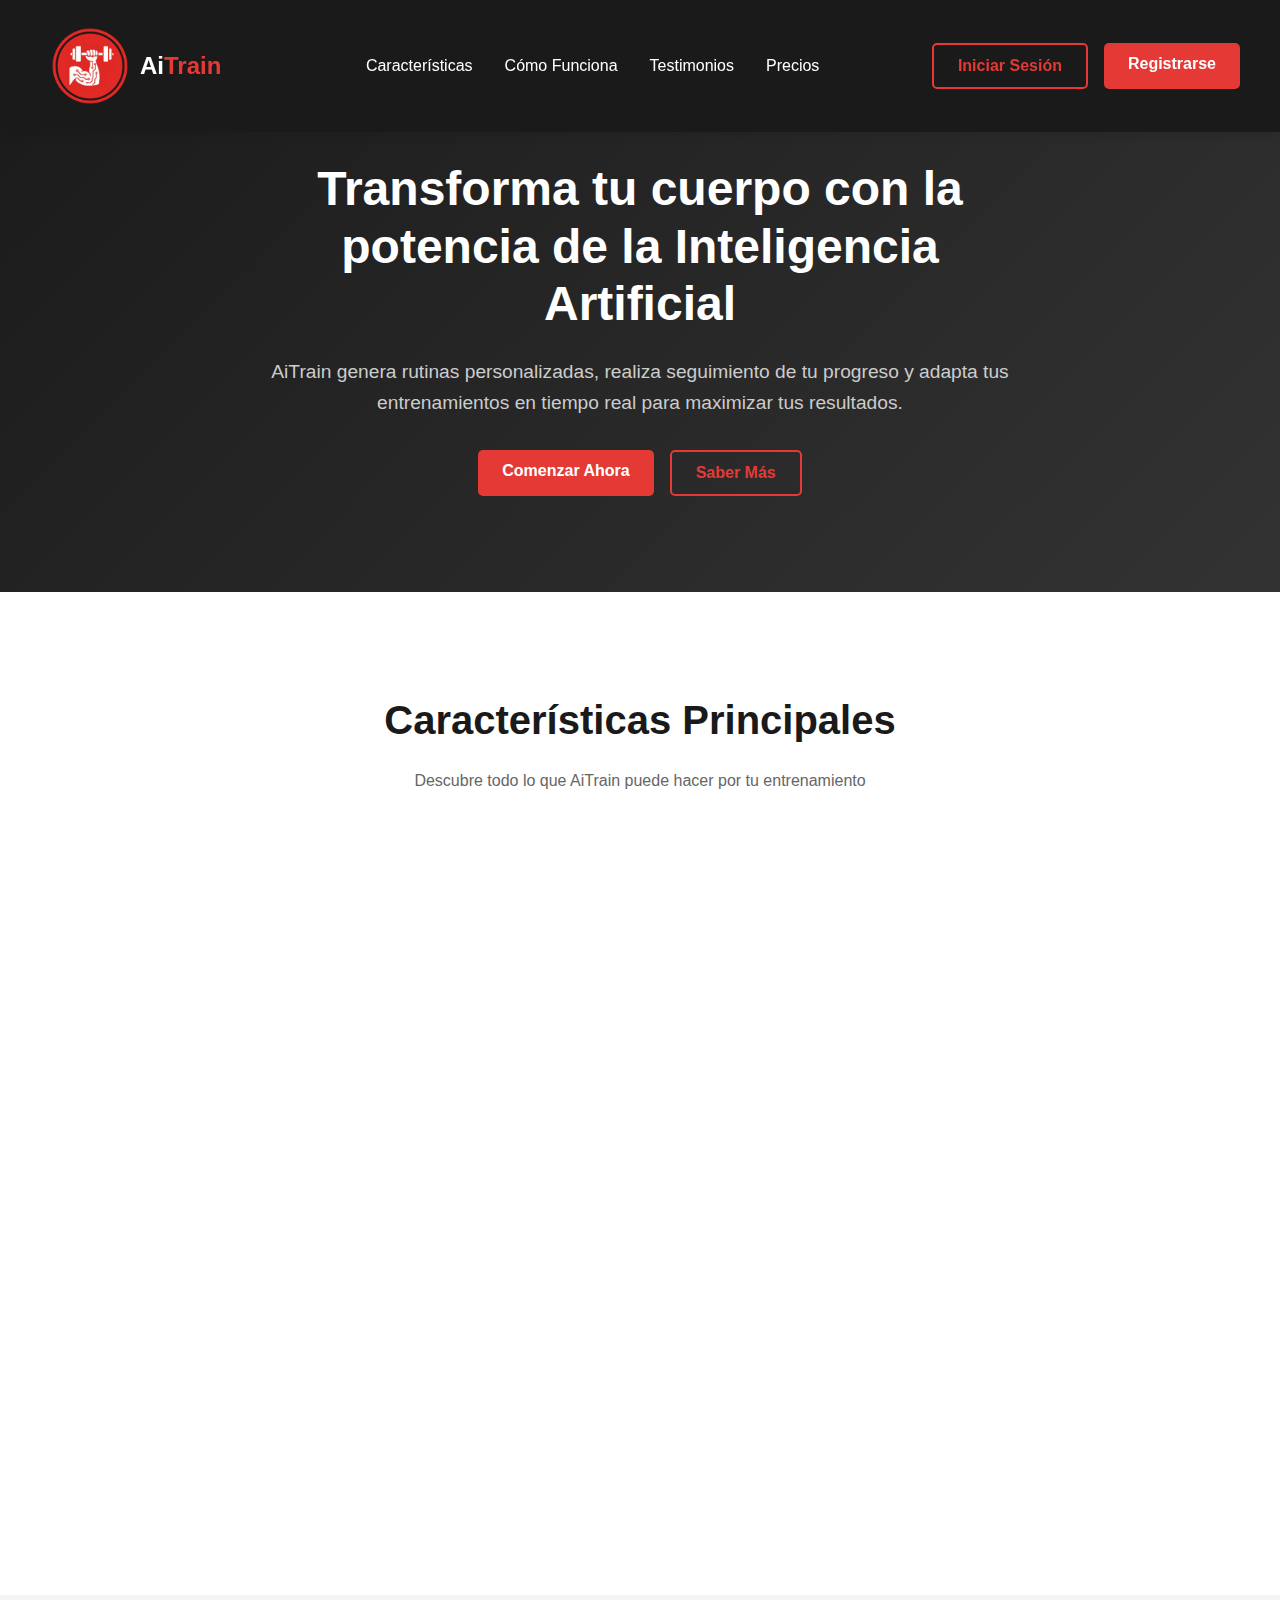
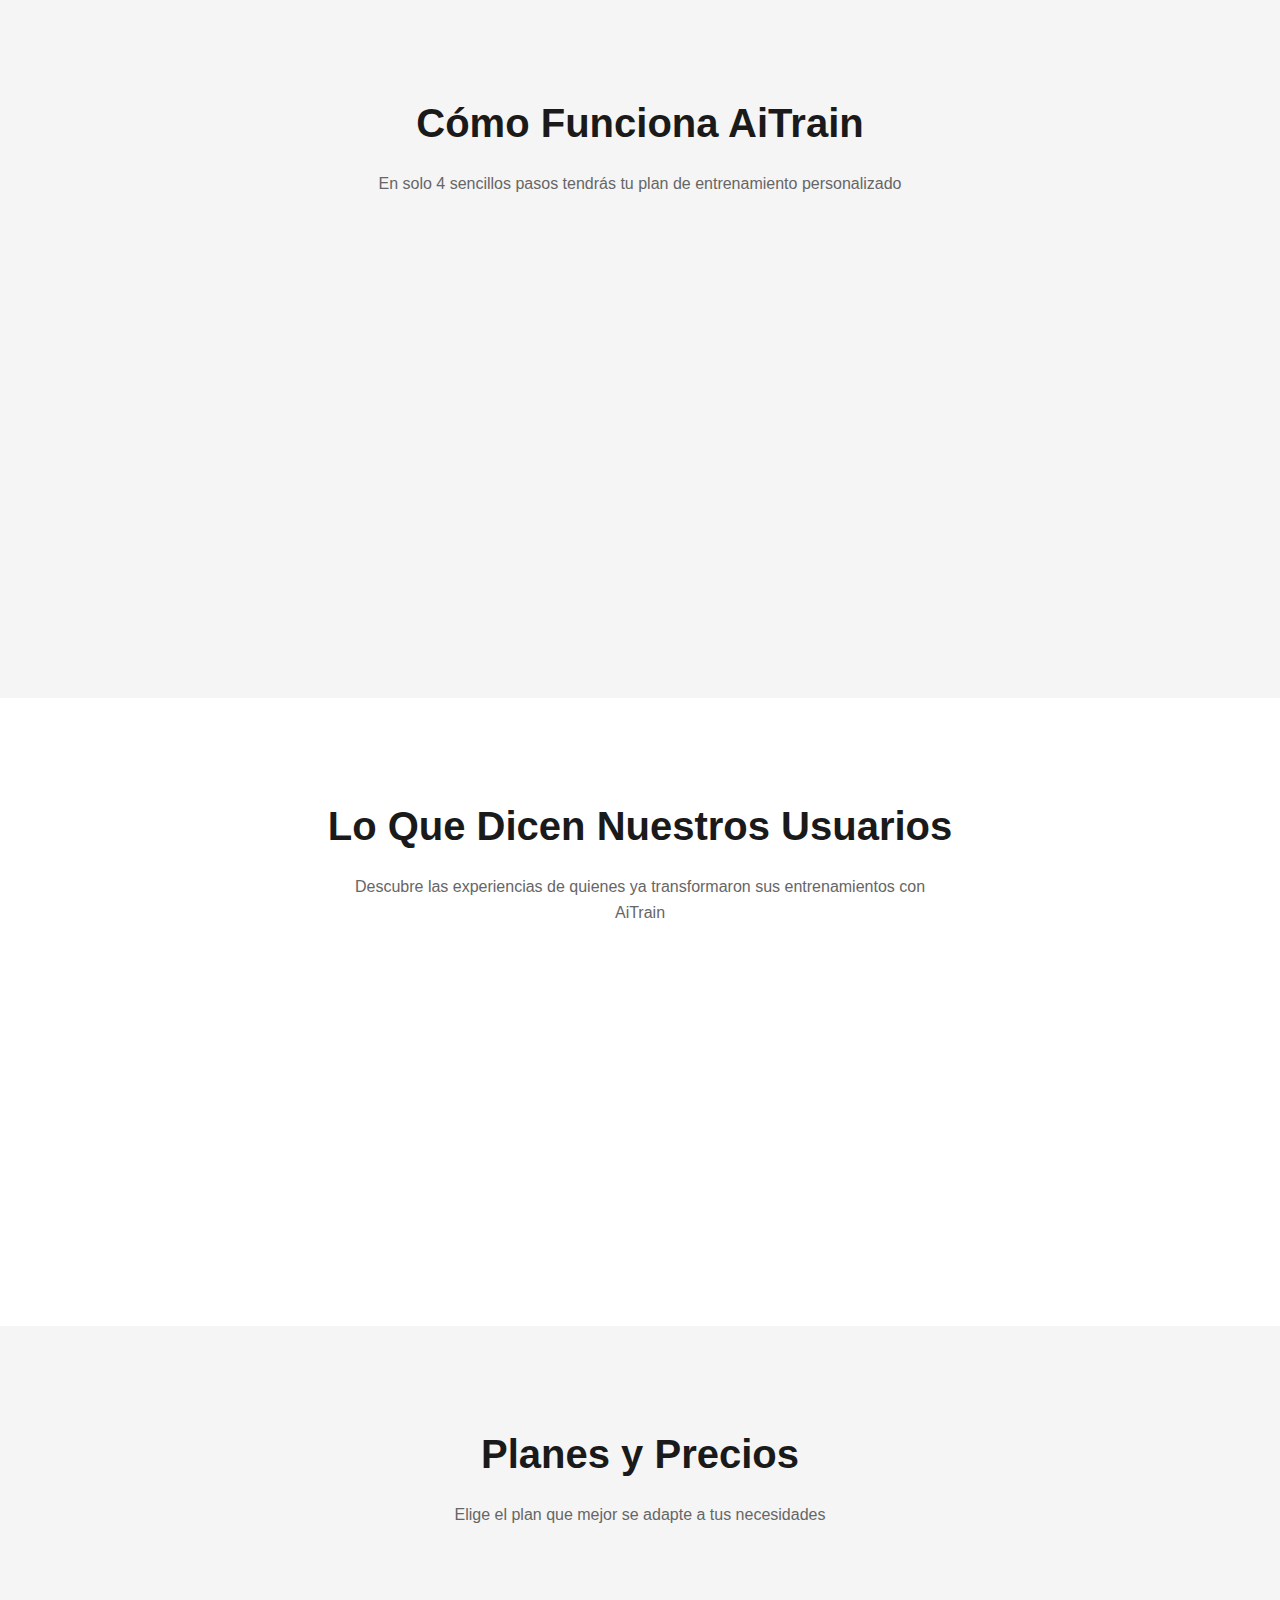
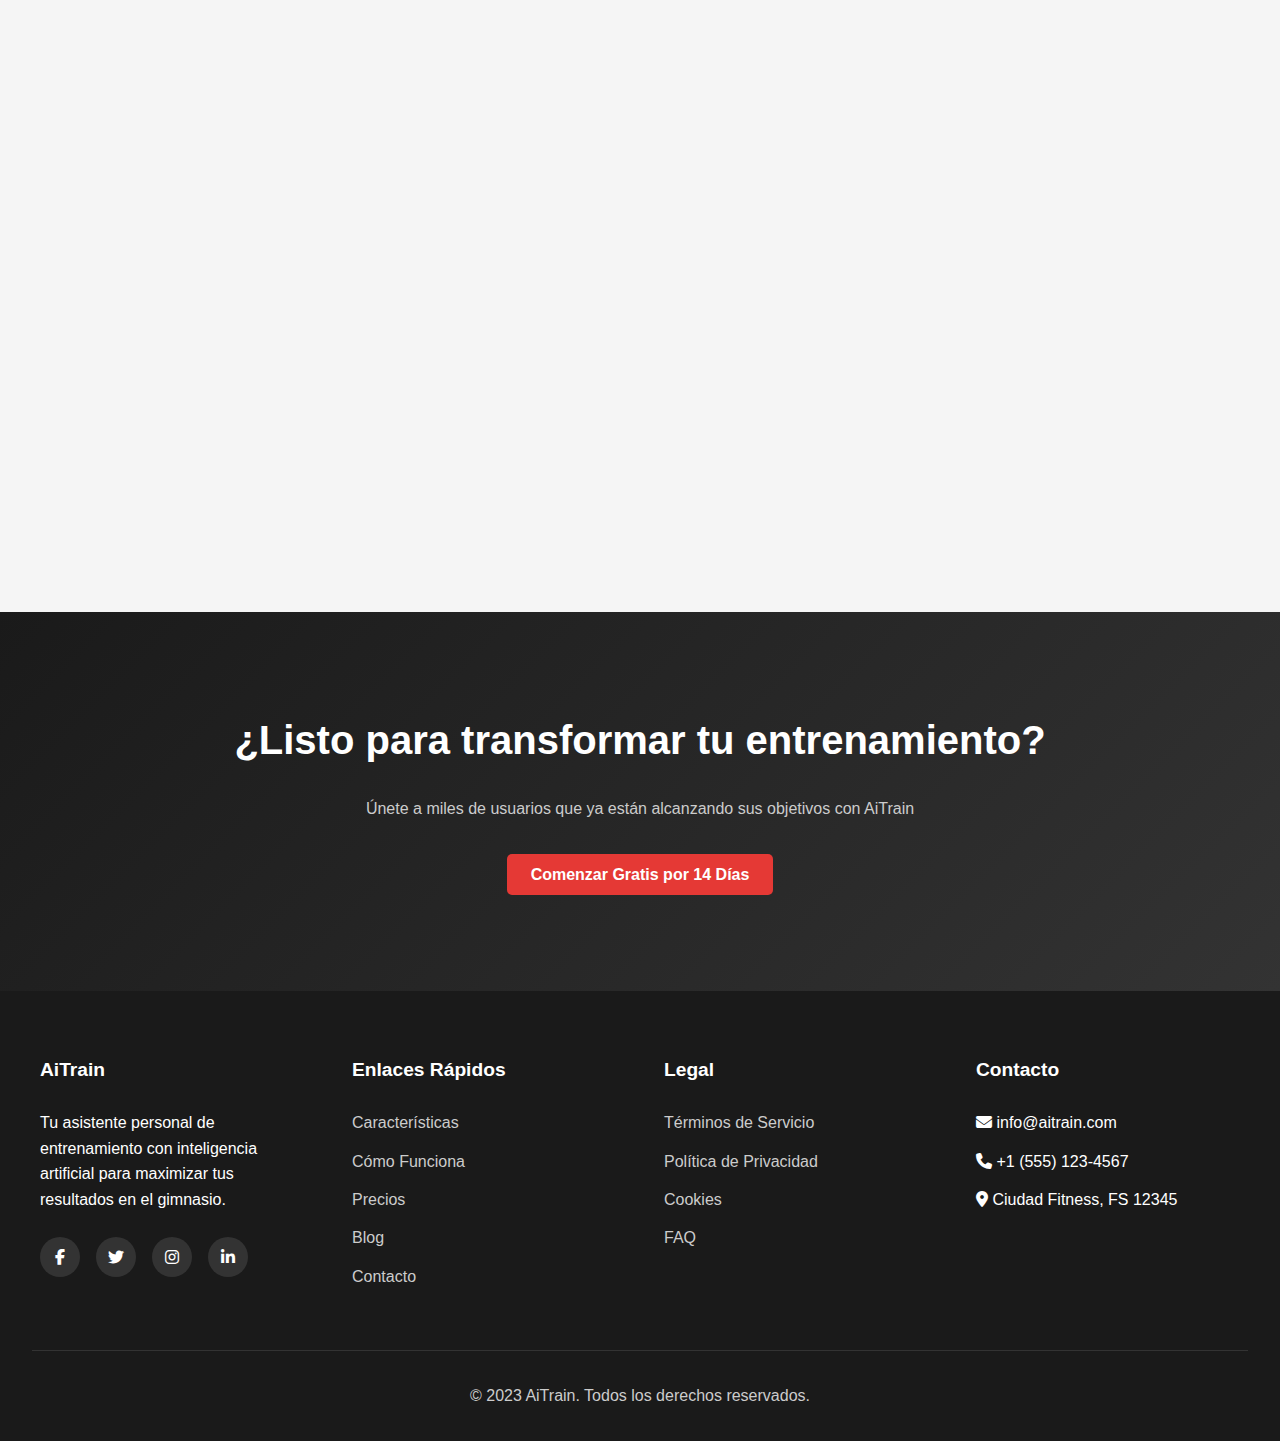
<file: index.html>
<!DOCTYPE html>
<html lang="es">
<head>
    <meta charset="UTF-8">
    <meta name="viewport" content="width=device-width, initial-scale=1.0">
    <title>AiTrain - Tu Asistente Personal de Entrenamiento con IA</title>
    <link rel="stylesheet" href="https://cdnjs.cloudflare.com/ajax/libs/font-awesome/6.4.0/css/all.min.css">
    <style>
        /* AiTrain Main Styles */
        :root {
            --primary-red: #e53935;
            --dark-red: #c62828;
            --black: #1a1a1a;
            --dark-gray: #333333;
            --medium-gray: #666666;
            --light-gray: #f5f5f5;
            --white: #ffffff;
        }
        
        * {
            margin: 0;
            padding: 0;
            box-sizing: border-box;
            font-family: 'Segoe UI', Tahoma, Geneva, Verdana, sans-serif;
        }
        
        body {
            background-color: var(--white);
            color: var(--black);
            line-height: 1.6;
        }
        
        /* Header Styles */
        header {
            background-color: var(--black);
            color: var(--white);
            padding: 1rem 2rem;
            position: fixed;
            width: 100%;
            top: 0;
            z-index: 1000;
            box-shadow: 0 2px 10px rgba(0, 0, 0, 0.1);
        }
        
        .navbar {
            display: flex;
            justify-content: space-between;
            align-items: center;
            max-width: 1200px;
            margin: 0 auto;
        }
        
        .logo {
            display: flex;
            align-items: center;
        }
        .logo-image {
            max-width: 100px;
            height: auto;
        }
        .logo-text {
            font-size: 1.5rem;
            font-weight: 700;
        }
        
        .logo-text span {
            color: var(--primary-red);
        }
        
        .nav-links {
            display: flex;
            list-style: none;
        }
        
        .nav-links li {
            margin-left: 2rem;
        }
        
        .nav-links a {
            color: var(--white);
            text-decoration: none;
            font-weight: 500;
            transition: color 0.3s;
        }
        
        .nav-links a:hover {
            color: var(--primary-red);
        }
        
        .auth-buttons {
            display: flex;
            gap: 1rem;
        }
        
        .btn {
            padding: 0.5rem 1.5rem;
            border-radius: 5px;
            font-weight: 600;
            cursor: pointer;
            transition: all 0.3s;
            text-decoration: none;
            display: inline-block;
        }
        
        .btn-outline {
            border: 2px solid var(--primary-red);
            color: var(--primary-red);
            background: transparent;
        }
        
        .btn-outline:hover {
            background-color: var(--primary-red);
            color: var(--white);
        }
        
        .btn-primary {
            background-color: var(--primary-red);
            color: var(--white);
            border: none;
        }
        
        .btn-primary:hover {
            background-color: var(--dark-red);
        }
        
        /* Hero Section */
        .hero {
            background: linear-gradient(135deg, var(--black) 0%, var(--dark-gray) 100%);
            color: var(--white);
            padding: 10rem 2rem 6rem;
            text-align: center;
        }
        
        .hero-content {
            max-width: 800px;
            margin: 0 auto;
        }
        
        .hero h1 {
            font-size: 3rem;
            margin-bottom: 1.5rem;
            line-height: 1.2;
        }
        
        .hero p {
            font-size: 1.2rem;
            margin-bottom: 2rem;
            color: #cccccc;
        }
        
        .hero-buttons {
            display: flex;
            justify-content: center;
            gap: 1rem;
            margin-top: 2rem;
        }
        
        /* Features Section */
        .features {
            padding: 6rem 2rem;
            background-color: var(--white);
        }
        
        .section-title {
            text-align: center;
            margin-bottom: 4rem;
        }
        
        .section-title h2 {
            font-size: 2.5rem;
            color: var(--black);
            margin-bottom: 1rem;
        }
        
        .section-title p {
            color: var(--medium-gray);
            max-width: 600px;
            margin: 0 auto;
        }
        
        .features-grid {
            display: grid;
            grid-template-columns: repeat(auto-fit, minmax(300px, 1fr));
            gap: 2rem;
            max-width: 1200px;
            margin: 0 auto;
        }
        
        .feature-card {
            background-color: var(--white);
            border-radius: 10px;
            padding: 2rem;
            box-shadow: 0 5px 15px rgba(0, 0, 0, 0.05);
            transition: transform 0.3s, box-shadow 0.3s;
        }
        
        .feature-card:hover {
            transform: translateY(-5px);
            box-shadow: 0 10px 25px rgba(0, 0, 0, 0.1);
        }
        
        .feature-icon {
            width: 60px;
            height: 60px;
            background-color: var(--primary-red);
            border-radius: 50%;
            display: flex;
            justify-content: center;
            align-items: center;
            margin-bottom: 1.5rem;
            color: var(--white);
            font-size: 1.5rem;
        }
        
        .feature-card h3 {
            font-size: 1.5rem;
            margin-bottom: 1rem;
            color: var(--black);
        }
        
        .feature-card p {
            color: var(--medium-gray);
        }
        
        /* How It Works Section */
        .how-it-works {
            padding: 6rem 2rem;
            background-color: var(--light-gray);
        }
        
        .steps {
            display: flex;
            justify-content: space-between;
            max-width: 1000px;
            margin: 0 auto;
            gap: 2rem;
        }
        
        .step {
            flex: 1;
            text-align: center;
            padding: 2rem;
        }
        
        .step-number {
            width: 50px;
            height: 50px;
            background-color: var(--primary-red);
            color: var(--white);
            border-radius: 50%;
            display: flex;
            justify-content: center;
            align-items: center;
            margin: 0 auto 1.5rem;
            font-weight: bold;
            font-size: 1.2rem;
        }
        
        .step h3 {
            margin-bottom: 1rem;
            color: var(--black);
        }
        
        .step p {
            color: var(--medium-gray);
        }
        
        /* Testimonials Section */
        .testimonials {
            padding: 6rem 2rem;
            background-color: var(--white);
        }
        
        .testimonials-grid {
            display: grid;
            grid-template-columns: repeat(auto-fit, minmax(300px, 1fr));
            gap: 2rem;
            max-width: 1200px;
            margin: 0 auto;
        }
        
        .testimonial-card {
            background-color: var(--light-gray);
            border-radius: 10px;
            padding: 2rem;
            position: relative;
        }
        
        .testimonial-card::before {
            content: '"';
            font-size: 4rem;
            color: var(--primary-red);
            position: absolute;
            top: -10px;
            left: 10px;
            opacity: 0.2;
        }
        
        .testimonial-text {
            margin-bottom: 1.5rem;
            font-style: italic;
            color: var(--dark-gray);
        }
        
        .testimonial-author {
            display: flex;
            align-items: center;
        }
        
        .author-avatar {
            width: 50px;
            height: 50px;
            border-radius: 50%;
            background-color: var(--medium-gray);
            margin-right: 1rem;
            display: flex;
            justify-content: center;
            align-items: center;
            color: var(--white);
            font-weight: bold;
        }
        
        .author-info h4 {
            color: var(--black);
        }
        
        .author-info p {
            color: var(--medium-gray);
            font-size: 0.9rem;
        }
        
        /* Pricing Section */
        .pricing {
            padding: 6rem 2rem;
            background-color: var(--light-gray);
        }
        
        .pricing-grid {
            display: grid;
            grid-template-columns: repeat(auto-fit, minmax(300px, 1fr));
            gap: 2rem;
            max-width: 1200px;
            margin: 0 auto;
        }
        
        .pricing-card {
            background-color: var(--white);
            border-radius: 10px;
            padding: 2.5rem;
            text-align: center;
            box-shadow: 0 5px 15px rgba(0, 0, 0, 0.05);
            transition: transform 0.3s;
            position: relative;
        }
        
        .pricing-card.featured {
            transform: scale(1.05);
            border: 2px solid var(--primary-red);
        }
        
        .featured-badge {
            position: absolute;
            top: -15px;
            left: 50%;
            transform: translateX(-50%);
            background-color: var(--primary-red);
            color: var(--white);
            padding: 0.5rem 1.5rem;
            border-radius: 20px;
            font-size: 0.9rem;
            font-weight: bold;
        }
        
        .pricing-card h3 {
            font-size: 1.5rem;
            margin-bottom: 1rem;
            color: var(--black);
        }
        
        .price {
            font-size: 3rem;
            font-weight: bold;
            color: var(--black);
            margin-bottom: 1.5rem;
        }
        
        .price span {
            font-size: 1rem;
            color: var(--medium-gray);
        }
        
        .pricing-features {
            list-style: none;
            margin-bottom: 2rem;
        }
        
        .pricing-features li {
            padding: 0.5rem 0;
            color: var(--medium-gray);
        }
        
        .pricing-features li i {
            color: var(--primary-red);
            margin-right: 0.5rem;
        }
        
        .pricing-features li .fa-times {
            color: var(--medium-gray);
        }
        
        /* CTA Section */
        .cta {
            padding: 6rem 2rem;
            background: linear-gradient(135deg, var(--black) 0%, var(--dark-gray) 100%);
            color: var(--white);
            text-align: center;
        }
        
        .cta h2 {
            font-size: 2.5rem;
            margin-bottom: 1.5rem;
        }
        
        .cta p {
            max-width: 600px;
            margin: 0 auto 2rem;
            color: #cccccc;
        }
        
        /* Footer */
        footer {
            background-color: var(--black);
            color: var(--white);
            padding: 4rem 2rem 2rem;
        }
        
        .footer-content {
            display: grid;
            grid-template-columns: repeat(auto-fit, minmax(200px, 1fr));
            gap: 3rem;
            max-width: 1200px;
            margin: 0 auto;
        }
        
        .footer-column h3 {
            font-size: 1.2rem;
            margin-bottom: 1.5rem;
            color: var(--white);
        }
        
        .footer-links {
            list-style: none;
        }
        
        .footer-links li {
            margin-bottom: 0.8rem;
        }
        
        .footer-links a {
            color: #cccccc;
            text-decoration: none;
            transition: color 0.3s;
        }
        
        .footer-links a:hover {
            color: var(--primary-red);
        }
        
        .social-links {
            display: flex;
            gap: 1rem;
            margin-top: 1.5rem;
        }
        
        .social-links a {
            display: flex;
            justify-content: center;
            align-items: center;
            width: 40px;
            height: 40px;
            background-color: var(--dark-gray);
            border-radius: 50%;
            color: var(--white);
            text-decoration: none;
            transition: background-color 0.3s;
        }
        
        .social-links a:hover {
            background-color: var(--primary-red);
        }
        
        .footer-bottom {
            text-align: center;
            margin-top: 3rem;
            padding-top: 2rem;
            border-top: 1px solid var(--dark-gray);
            color: #cccccc;
        }
        
        /* Responsive Styles */
        @media (max-width: 768px) {
            .navbar {
                flex-direction: column;
                gap: 1rem;
            }
            
            .nav-links {
                flex-wrap: wrap;
                justify-content: center;
            }
            
            .nav-links li {
                margin: 0.5rem;
            }
            
            .hero h1 {
                font-size: 2.2rem;
            }
            
            .steps {
                flex-direction: column;
            }
            
            .hero-buttons {
                flex-direction: column;
                align-items: center;
            }
            
            .pricing-card.featured {
                transform: none;
            }
        }
        
        /* Animation */
        @keyframes fadeIn {
            from {
                opacity: 0;
                transform: translateY(20px);
            }
            to {
                opacity: 1;
                transform: translateY(0);
            }
        }
        
        .fade-in {
            animation: fadeIn 1s ease-out;
        }
    </style>
</head>
<body>
    <!-- Header -->
    <header>
        <nav class="navbar">
            <div class="logo">
                <!-- Reemplaza "logo.png" con la ruta de tu imagen de logo -->
                <img src="brazo.png" alt="AiTrain Logo" class="logo-image">
                <div class="logo-text">Ai<span>Train</span></div>
            </div>
            <ul class="nav-links">
                <li><a href="#features">Características</a></li>
                <li><a href="#how-it-works">Cómo Funciona</a></li>
                <li><a href="#testimonials">Testimonios</a></li>
                <li><a href="#pricing">Precios</a></li>
            </ul>
            <div class="auth-buttons">
                <a href="login.html" class="btn btn-outline">Iniciar Sesión</a>
                <a href="registro.html" class="btn btn-primary">Registrarse</a>
            </div>
        </nav>
    </header>

    <!-- Hero Section -->
    <section class="hero">
        <div class="hero-content fade-in">
            <h1>Transforma tu cuerpo con la potencia de la Inteligencia Artificial</h1>
            <p>AiTrain genera rutinas personalizadas, realiza seguimiento de tu progreso y adapta tus entrenamientos en tiempo real para maximizar tus resultados.</p>
            <div class="hero-buttons">
                <a href="#pricing" class="btn btn-primary">Comenzar Ahora</a>
                <a href="#features" class="btn btn-outline">Saber Más</a>
            </div>
        </div>
    </section>

    <!-- Features Section -->
    <section class="features" id="features">
        <div class="section-title">
            <h2>Características Principales</h2>
            <p>Descubre todo lo que AiTrain puede hacer por tu entrenamiento</p>
        </div>
        <div class="features-grid">
            <div class="feature-card fade-in">
                <div class="feature-icon">
                    <i class="fas fa-brain"></i>
                </div>
                <h3>Rutinas con IA</h3>
                <p>Generamos rutinas personalizadas basadas en tus objetivos, nivel de condición física y progreso, utilizando algoritmos de inteligencia artificial.</p>
            </div>
            <div class="feature-card fade-in">
                <div class="feature-icon">
                    <i class="fas fa-chart-line"></i>
                </div>
                <h3>Seguimiento de Progreso</h3>
                <p>Registra y visualiza tu progreso con métricas detalladas, gráficos interactivos y análisis de tendencias para mantenerte motivado.</p>
            </div>
            <div class="feature-card fade-in">
                <div class="feature-icon">
                    <i class="fas fa-trophy"></i>
                </div>
                <h3>Gamificación</h3>
                <p>Compite en desafíos, gana insignias y sube de nivel en nuestro sistema de ranking para hacer tu entrenamiento más divertido y motivador.</p>
            </div>
            <div class="feature-card fade-in">
                <div class="feature-icon">
                    <i class="fas fa-utensils"></i>
                </div>
                <h3>Nutrición Inteligente</h3>
                <p>Recibe recomendaciones nutricionales personalizadas basadas en tus objetivos y tipo de entrenamiento.</p>
            </div>
            <div class="feature-card fade-in">
                <div class="feature-icon">
                    <i class="fas fa-comments"></i>
                </div>
                <h3>Chat Integrado</h3>
                <p>Conéctate con entrenadores y otros usuarios para compartir experiencias, consejos y mantener la motivación.</p>
            </div>
            <div class="feature-card fade-in">
                <div class="feature-icon">
                    <i class="fas fa-bell"></i>
                </div>
                <h3>Notificaciones Inteligentes</h3>
                <p>Recibe recordatorios personalizados, alertas de progreso y notificaciones motivacionales para mantener tu consistencia.</p>
            </div>
        </div>
    </section>

    <!-- How It Works Section -->
    <section class="how-it-works" id="how-it-works">
        <div class="section-title">
            <h2>Cómo Funciona AiTrain</h2>
            <p>En solo 4 sencillos pasos tendrás tu plan de entrenamiento personalizado</p>
        </div>
        <div class="steps">
            <div class="step fade-in">
                <div class="step-number">1</div>
                <h3>Regístrate</h3>
                <p>Crea tu cuenta y completa tu perfil con tus datos físicos, objetivos y nivel de experiencia.</p>
            </div>
            <div class="step fade-in">
                <div class="step-number">2</div>
                <h3>Recibe tu Rutina</h3>
                <p>Nuestra IA analiza tu perfil y genera una rutina de entrenamiento completamente personalizada.</p>
            </div>
            <div class="step fade-in">
                <div class="step-number">3</div>
                <h3>Entrena y Registra</h3>
                <p>Sigue tu rutina, registra tus entrenamientos y progreso directamente en la aplicación.</p>
            </div>
            <div class="step fade-in">
                <div class="step-number">4</div>
                <h3>Evoluciona</h3>
                <p>La IA ajusta automáticamente tu rutina según tu rendimiento para maximizar resultados.</p>
            </div>
        </div>
    </section>

    <!-- Testimonials Section -->
    <section class="testimonials" id="testimonials">
        <div class="section-title">
            <h2>Lo Que Dicen Nuestros Usuarios</h2>
            <p>Descubre las experiencias de quienes ya transformaron sus entrenamientos con AiTrain</p>
        </div>
        <div class="testimonials-grid">
            <div class="testimonial-card fade-in">
                <div class="testimonial-text">
                    "En solo 3 meses con AiTrain he logrado resultados que no conseguí en años de entrenamiento por mi cuenta. La personalización es increíble."
                </div>
                <div class="testimonial-author">
                    <div class="author-avatar">MC</div>
                    <div class="author-info">
                        <h4>María Cortés</h4>
                        <p>Usuario desde hace 6 meses</p>
                    </div>
                </div>
            </div>
            <div class="testimonial-card fade-in">
                <div class="testimonial-text">
                    "Como entrenador, AiTrain me ha permitido optimizar el tiempo que dedico a cada cliente y ofrecer planes mucho más efectivos."
                </div>
                <div class="testimonial-author">
                    <div class="author-avatar">JL</div>
                    <div class="author-info">
                        <h4>Javier López</h4>
                        <p>Entrenador certificado</p>
                    </div>
                </div>
            </div>
            <div class="testimonial-card fade-in">
                <div class="testimonial-text">
                    "El sistema de gamificación me mantiene motivado. Los desafíos y recompensas hacen que no quiera faltar a ningún entrenamiento."
                </div>
                <div class="testimonial-author">
                    <div class="author-avatar">AG</div>
                    <div class="author-info">
                        <h4>Ana García</h4>
                        <p>Usuario premium</p>
                    </div>
                </div>
            </div>
        </div>
    </section>

    <!-- Pricing Section -->
    <section class="pricing" id="pricing">
        <div class="section-title">
            <h2>Planes y Precios</h2>
            <p>Elige el plan que mejor se adapte a tus necesidades</p>
        </div>
        <div class="pricing-grid">
            <div class="pricing-card fade-in">
                <h3>Básico</h3>
                <div class="price">$9<span>/mes</span></div>
                <ul class="pricing-features">
                    <li><i class="fas fa-check"></i> Rutinas personalizadas básicas</li>
                    <li><i class="fas fa-check"></i> Seguimiento de progreso</li>
                    <li><i class="fas fa-check"></i> Acceso a comunidad</li>
                    <li><i class="fas fa-times"></i> Nutrición avanzada</li>
                    <li><i class="fas fa-times"></i> Chat con entrenadores</li>
                </ul>
                <a href="login.html" class="btn btn-outline">Elegir Plan</a>
            </div>
            <div class="pricing-card featured fade-in">
                <div class="featured-badge">Más Popular</div>
                <h3>Premium</h3>
                <div class="price">$19<span>/mes</span></div>
                <ul class="pricing-features">
                    <li><i class="fas fa-check"></i> Todas las funciones Básico</li>
                    <li><i class="fas fa-check"></i> Rutinas adaptativas con IA</li>
                    <li><i class="fas fa-check"></i> Plan nutricional personalizado</li>
                    <li><i class="fas fa-check"></i> Chat ilimitado con entrenadores</li>
                    <li><i class="fas fa-check"></i> Análisis avanzado de progreso</li>
                </ul>
                <a href="login.html" class="btn btn-outline">Elegir Plan</a>
            </div>
            <div class="pricing-card fade-in">
                <h3>Gimnasio</h3>
                <div class="price">$49<span>/mes</span></div>
                <ul class="pricing-features">
                    <li><i class="fas fa-check"></i> Hasta 10 usuarios</li>
                    <li><i class="fas fa-check"></i> Panel de gestión</li>
                    <li><i class="fas fa-check"></i> Todas las funciones Premium</li>
                    <li><i class="fas fa-check"></i> Soporte prioritario</li>
                    <li><i class="fas fa-check"></i> Branding personalizado</li>
                </ul>
                <a href="login.html" class="btn btn-outline">Contactar Ventas</a>
            </div>
        </div>
    </section>

    <!-- CTA Section -->
    <section class="cta">
        <h2>¿Listo para transformar tu entrenamiento?</h2>
        <p>Únete a miles de usuarios que ya están alcanzando sus objetivos con AiTrain</p>
        <a href="registro.html" class="btn btn-primary">Comenzar Gratis por 14 Días</a>
    </section>

    <!-- Footer -->
    <footer>
        <div class="footer-content">
            <div class="footer-column">
                <h3>AiTrain</h3>
                <p>Tu asistente personal de entrenamiento con inteligencia artificial para maximizar tus resultados en el gimnasio.</p>
                <div class="social-links">
                    <a href="#"><i class="fab fa-facebook-f"></i></a>
                    <a href="#"><i class="fab fa-twitter"></i></a>
                    <a href="#"><i class="fab fa-instagram"></i></a>
                    <a href="#"><i class="fab fa-linkedin-in"></i></a>
                </div>
            </div>
            <div class="footer-column">
                <h3>Enlaces Rápidos</h3>
                <ul class="footer-links">
                    <li><a href="#features">Características</a></li>
                    <li><a href="#how-it-works">Cómo Funciona</a></li>
                    <li><a href="#pricing">Precios</a></li>
                    <li><a href="#">Blog</a></li>
                    <li><a href="#">Contacto</a></li>
                </ul>
            </div>
            <div class="footer-column">
                <h3>Legal</h3>
                <ul class="footer-links">
                    <li><a href="#">Términos de Servicio</a></li>
                    <li><a href="#">Política de Privacidad</a></li>
                    <li><a href="#">Cookies</a></li>
                    <li><a href="#">FAQ</a></li>
                </ul>
            </div>
            <div class="footer-column">
                <h3>Contacto</h3>
                <ul class="footer-links">
                    <li><i class="fas fa-envelope"></i> info@aitrain.com</li>
                    <li><i class="fas fa-phone"></i> +1 (555) 123-4567</li>
                    <li><i class="fas fa-map-marker-alt"></i> Ciudad Fitness, FS 12345</li>
                </ul>
            </div>
        </div>
        <div class="footer-bottom">
            <p>&copy; 2023 AiTrain. Todos los derechos reservados.</p>
        </div>
    </footer>

    <script>
        // Simple animation on scroll
        document.addEventListener('DOMContentLoaded', function() {
            const fadeElements = document.querySelectorAll('.fade-in');
            
            const fadeInOnScroll = function() {
                fadeElements.forEach(element => {
                    const elementTop = element.getBoundingClientRect().top;
                    const elementVisible = 150;
                    
                    if (elementTop < window.innerHeight - elementVisible) {
                        element.style.opacity = '1';
                        element.style.transform = 'translateY(0)';
                    }
                });
            };
            
            // Set initial state
            fadeElements.forEach(element => {
                element.style.opacity = '0';
                element.style.transform = 'translateY(20px)';
                element.style.transition = 'opacity 0.6s ease, transform 0.6s ease';
            });
            
            window.addEventListener('scroll', fadeInOnScroll);
            fadeInOnScroll(); // Check on load
        });
    </script>
</body>
</html>
</file>
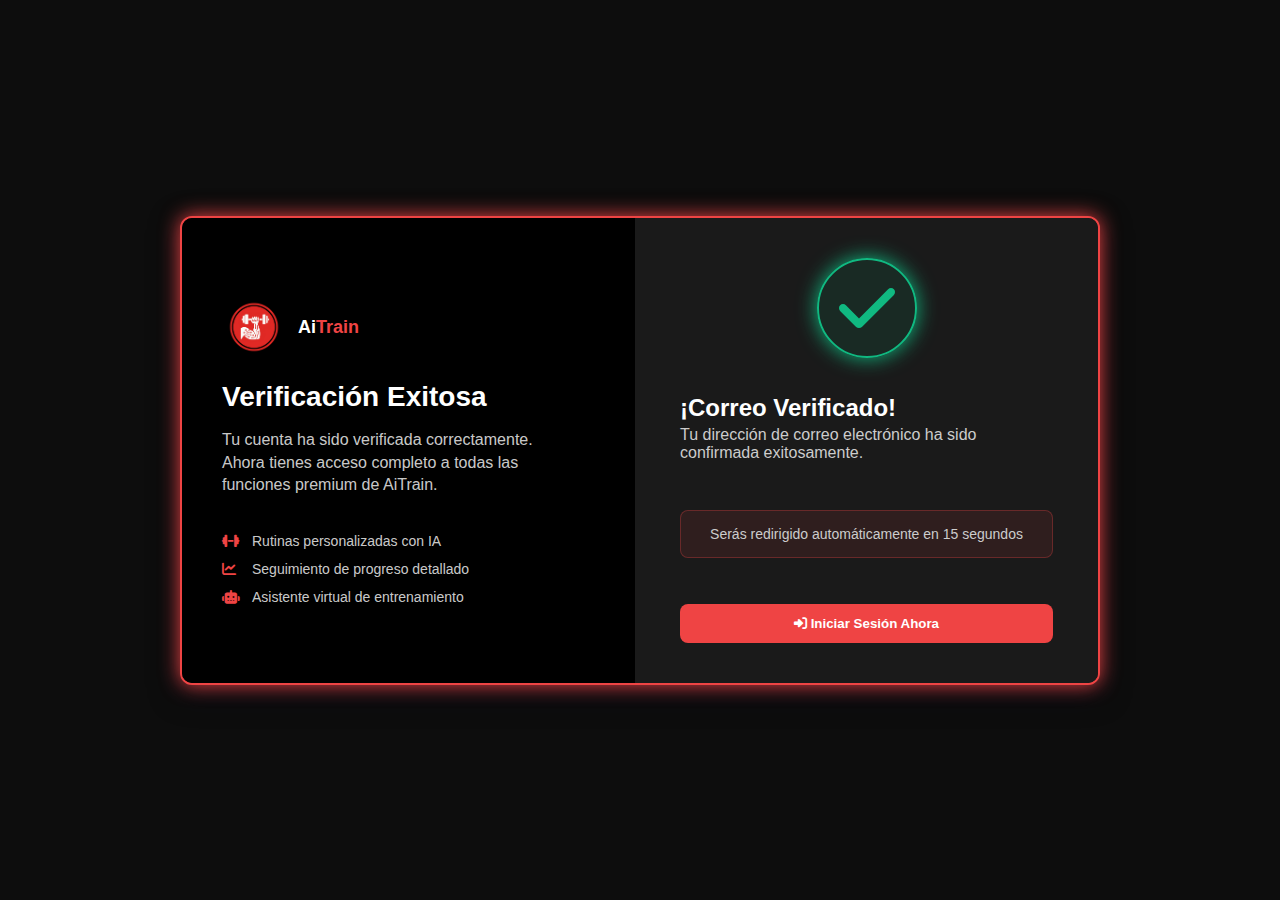
<file: correo_verificado.html>
<!DOCTYPE html>
<html lang="es">
<head>
<meta charset="utf-8" />
<meta name="viewport" content="width=device-width,initial-scale=1" />
<title>Correo Verificado - AiTrain</title>
<style>
*{box-sizing:border-box;margin:0;padding:0;font-family:Inter,Segoe UI,Arial,Helvetica,sans-serif}
body{
  background:#0d0d0d;
  display:flex;
  align-items:center;
  justify-content:center;
  min-height:100vh;
  padding:20px;
}
.card{
  background:#1a1a1a;
  border-radius:12px;
  border:2px solid #ef4444; /* borde neón rojo */
  box-shadow:0 0 20px #ef4444,0 8px 30px rgba(2,6,23,0.5);
  width:100%;
  max-width:920px;
  display:flex;
  overflow:hidden;
}
.left{
  flex:1;
  padding:40px;
  background:#000;
  color:#fff;
  display:flex;
  flex-direction:column;
  justify-content:center;
  gap:16px;
}
.left .logo{display:flex;gap:12px;align-items:center}
.left .logo img{width:64px;height:auto}
.left h1{font-size:28px;margin-top:6px;color:#fff}
.left p{color:rgba(255,255,255,0.8);max-width:320px;line-height:1.4}
.right{
  flex:1;
  padding:40px 45px;
  display:flex;
  flex-direction:column;
  justify-content:center;
  gap:16px;
  background:#1a1a1a;
}
h2{font-size:24px;color:#fff;margin-bottom:4px;font-weight:700}
p.sub{color:#ccc;margin-bottom:12px}

.success-icon {
  text-align: center;
  margin-bottom: 20px;
}

.success-icon i {
  font-size: 64px;
  color: #10b981;
  background: rgba(16, 185, 129, 0.1);
  width: 100px;
  height: 100px;
  border-radius: 50%;
  display: inline-flex;
  align-items: center;
  justify-content: center;
  border: 2px solid #10b981;
  box-shadow: 0 0 20px #10b981;
}

.countdown {
  background: rgba(239, 68, 68, 0.1);
  padding: 15px;
  border-radius: 8px;
  text-align: center;
  margin: 20px 0;
  border: 1px solid rgba(239, 68, 68, 0.3);
}

.countdown-text {
  color: #ccc;
  font-size: 14px;
}

.countdown-number {
  color: #ef4444;
  font-weight: bold;
  font-size: 18px;
  text-shadow: 0 0 10px rgba(239, 68, 68, 0.5);
}

button{
  background:#ef4444;
  color:#fff;
  border:none;
  padding:12px;
  border-radius:8px;
  font-weight:600;
  cursor:pointer;
  transition:all 0.3s ease;
  width: 100%;
  margin-top: 10px;
}
button:hover{background:#ff1a1a;transform:scale(1.03)}

.features {
  margin-top: 20px;
  display: flex;
  flex-direction: column;
  gap: 12px;
}

.feature {
  display: flex;
  align-items: center;
  gap: 10px;
  color: rgba(255, 255, 255, 0.8);
  font-size: 14px;
}

.feature i {
  color: #ef4444;
  width: 20px;
}

@media (max-width:780px){.left{display:none}}
</style>
<link rel="stylesheet" href="https://cdnjs.cloudflare.com/ajax/libs/font-awesome/6.4.0/css/all.min.css">
</head>
<body>
<div class="card" role="main">
  <div class="left" aria-hidden="true">
    <div class="logo">
      <img src="brazo.png" alt="AiTrain logo" />
      <div style="font-weight:700;font-size:18px">Ai<span style="color:#ef4444">Train</span></div>
    </div>
    <h1>Verificación Exitosa</h1>
    <p>Tu cuenta ha sido verificada correctamente. Ahora tienes acceso completo a todas las funciones premium de AiTrain.</p>
    
    <div class="features">
      <div class="feature">
        <i class="fas fa-dumbbell"></i>
        <span>Rutinas personalizadas con IA</span>
      </div>
      <div class="feature">
        <i class="fas fa-chart-line"></i>
        <span>Seguimiento de progreso detallado</span>
      </div>
      <div class="feature">
        <i class="fas fa-robot"></i>
        <span>Asistente virtual de entrenamiento</span>
      </div>
    </div>
  </div>

  <div class="right">
    <div class="success-icon">
      <i class="fas fa-check"></i>
    </div>
    
    <div>
      <h2>¡Correo Verificado!</h2>
      <p class="sub">Tu dirección de correo electrónico ha sido confirmada exitosamente.</p>
    </div>

    <div class="countdown">
      <div class="countdown-text">Serás redirigido automáticamente en <span class="countdownNumber" id="countdownNumber">15</span> segundos</div>
    </div>

    <button onclick="redirectToLogin()">
      <i class="fas fa-sign-in-alt"></i> Iniciar Sesión Ahora
    </button>
  </div>
</div>

<script>
let countdown = 15;
const countdownElement = document.getElementById('countdownNumber');

function updateCountdown() {
    countdownElement.textContent = countdown;
    countdown--;
    
    if (countdown < 0) {
        redirectToLogin();
    }
}

function redirectToLogin() {
    window.location.href = 'login.html';
}

// Actualizar el contador cada segundo
const countdownInterval = setInterval(updateCountdown, 1000);

// Iniciar el contador inmediatamente
updateCountdown();
</script>
</body>
</html>
</file>
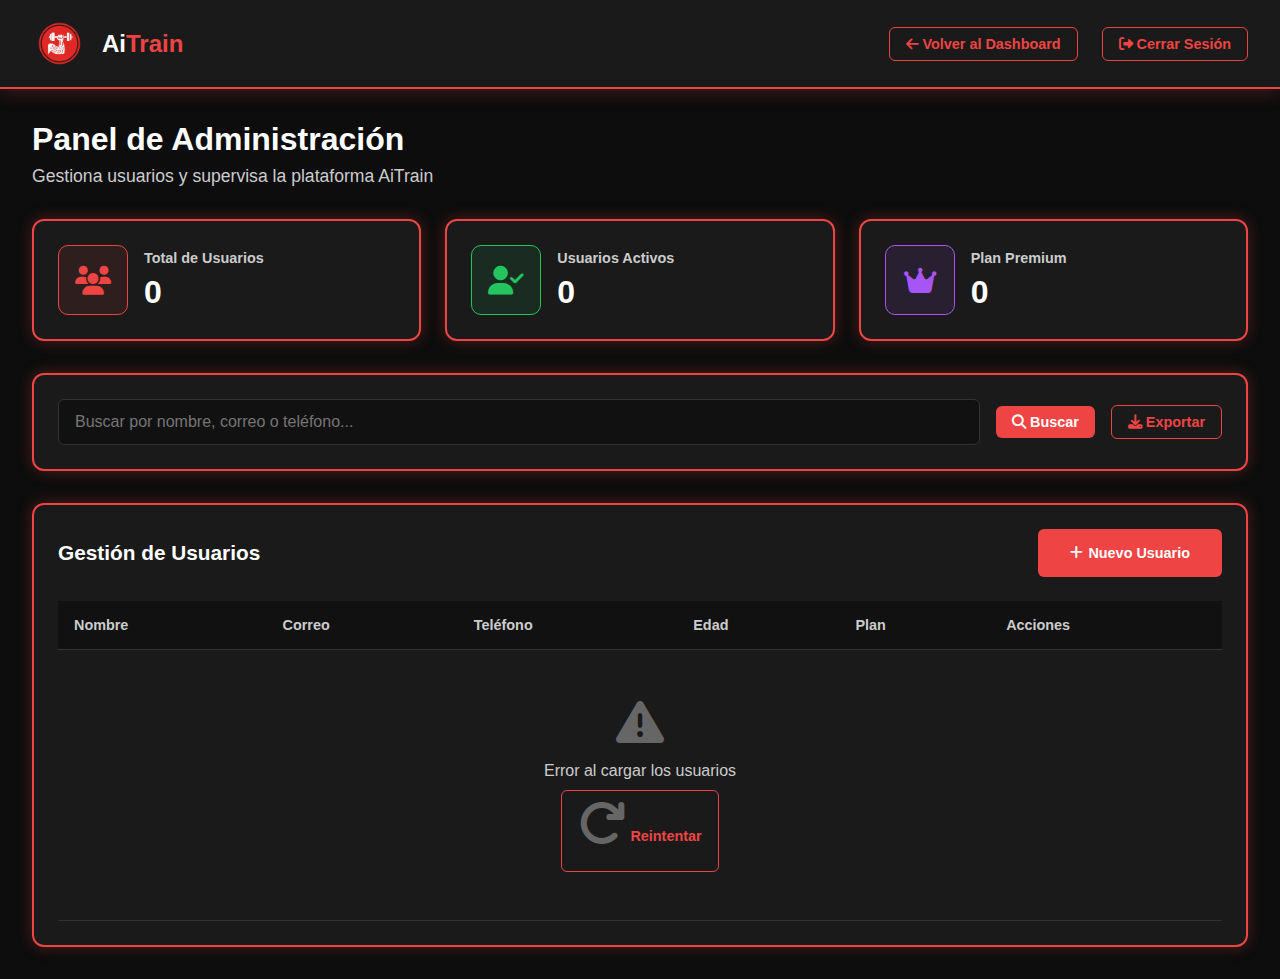
<file: dashboard_admin.html>
<!DOCTYPE html>
<html lang="es">
<head>
    <meta charset="UTF-8">
    <meta name="viewport" content="width=device-width, initial-scale=1.0">
    <title>Admin Dashboard - AiTrain</title>
    <link rel="stylesheet" href="https://cdnjs.cloudflare.com/ajax/libs/font-awesome/6.4.0/css/all.min.css">
    <style>
        * {
            margin: 0;
            padding: 0;
            box-sizing: border-box;
            font-family: 'Segoe UI', Tahoma, Geneva, Verdana, sans-serif;
        }
        
        body {
            background-color: #0d0d0d;
            color: #fff;
        }
        
        /* Header Styles */
        .dashboard-header {
            background-color: #1a1a1a;
            color: #fff;
            padding: 1rem 2rem;
            display: flex;
            justify-content: space-between;
            align-items: center;
            border-bottom: 2px solid #ef4444;
            box-shadow: 0 0 20px rgba(239, 68, 68, 0.3);
        }
        
        .logo {
            display: flex;
            align-items: center;
            gap: 15px;
        }
        
        .logo img {
            width: 55px;
            height: auto;
        }
        
        .logo-text {
            font-size: 1.5rem;
            font-weight: 700;
        }
        
        .logo-text span {
            color: #ef4444;
        }
        
        .user-menu {
            display: flex;
            align-items: center;
            gap: 1.5rem;
        }
        
        .btn {
            padding: 0.5rem 1rem;
            border-radius: 6px;
            font-weight: 600;
            cursor: pointer;
            transition: all 0.3s;
            text-decoration: none;
            display: inline-block;
            border: none;
            font-size: 0.9rem;
        }
        
        .btn-primary {
            background-color: #ef4444;
            color: #fff;
        }
        
        .btn-primary:hover {
            background-color: #dc2626;
            transform: scale(1.05);
        }
        
        .btn-outline {
            border: 1px solid #ef4444;
            color: #ef4444;
            background: transparent;
        }
        
        .btn-outline:hover {
            background-color: #ef4444;
            color: #fff;
        }
        
        /* Main Content */
        .dashboard-main {
            padding: 2rem;
            max-width: 1400px;
            margin: 0 auto;
        }
        
        .welcome-section {
            margin-bottom: 2rem;
        }
        
        .welcome-section h1 {
            font-size: 2rem;
            margin-bottom: 0.5rem;
            color: #fff;
        }
        
        .welcome-section p {
            color: #ccc;
            font-size: 1.1rem;
        }
        
        /* Stats Grid */
        .stats-grid {
            display: grid;
            grid-template-columns: repeat(auto-fit, minmax(280px, 1fr));
            gap: 1.5rem;
            margin-bottom: 2rem;
        }
        
        .stat-card {
            background-color: #1a1a1a;
            border: 2px solid #ef4444;
            border-radius: 12px;
            padding: 1.5rem;
            box-shadow: 0 0 15px rgba(239, 68, 68, 0.3);
            display: flex;
            align-items: center;
            gap: 1rem;
            transition: 0.3s;
        }
        
        .stat-card:hover {
            transform: translateY(-5px);
            box-shadow: 0 0 25px rgba(239, 68, 68, 0.5);
        }
        
        .stat-icon {
            width: 70px;
            height: 70px;
            border-radius: 10px;
            display: flex;
            justify-content: center;
            align-items: center;
            font-size: 1.8rem;
        }
        
        .icon-users {
            background-color: rgba(239, 68, 68, 0.1);
            color: #ef4444;
            border: 1px solid #ef4444;
        }
        
        .icon-active {
            background-color: rgba(34, 197, 94, 0.1);
            color: #22c55e;
            border: 1px solid #22c55e;
        }
        
        .icon-premium {
            background-color: rgba(168, 85, 247, 0.1);
            color: #a855f7;
            border: 1px solid #a855f7;
        }
        
        .stat-info h3 {
            font-size: 0.9rem;
            color: #ccc;
            margin-bottom: 0.5rem;
        }
        
        .stat-value {
            font-size: 2rem;
            font-weight: bold;
            color: #fff;
        }
        
        /* Search Section */
        .search-section {
            background-color: #1a1a1a;
            border: 2px solid #ef4444;
            border-radius: 12px;
            padding: 1.5rem;
            box-shadow: 0 0 15px rgba(239, 68, 68, 0.3);
            margin-bottom: 2rem;
            display: flex;
            gap: 1rem;
            align-items: center;
        }
        
        #searchInput {
            flex: 1;
            padding: 0.8rem 1rem;
            border: 1px solid #333;
            border-radius: 6px;
            font-size: 1rem;
            background: #111;
            color: #fff;
        }
        
        #searchInput:focus {
            border-color: #ef4444;
            outline: none;
            box-shadow: 0 0 5px rgba(239, 68, 68, 0.5);
        }
        
        /* Table Section */
        .table-section {
            background-color: #1a1a1a;
            border: 2px solid #ef4444;
            border-radius: 12px;
            padding: 1.5rem;
            box-shadow: 0 0 15px rgba(239, 68, 68, 0.3);
        }
        
        .section-header {
            display: flex;
            justify-content: space-between;
            align-items: center;
            margin-bottom: 1.5rem;
        }
        
        .section-title {
            font-size: 1.3rem;
            font-weight: 600;
            color: #fff;
        }
        
        table {
            width: 100%;
            border-collapse: collapse;
        }
        
        thead {
            background-color: #111;
        }
        
        th, td {
            padding: 1rem;
            text-align: left;
            border-bottom: 1px solid #333;
        }
        
        th {
            color: #ccc;
            font-weight: 600;
            font-size: 0.9rem;
        }
        
        tr:hover {
            background-color: #222;
        }
        
        .action-buttons {
            display: flex;
            gap: 0.5rem;
        }
        
        button.action-btn {
            padding: 0.5rem 0.8rem;
            border: none;
            border-radius: 5px;
            cursor: pointer;
            color: #fff;
            font-weight: 600;
            font-size: 0.8rem;
            transition: all 0.3s;
            display: flex;
            align-items: center;
            gap: 0.3rem;
        }
        
        button.view-btn {
            background: #22c55e;
        }
        
        button.view-btn:hover {
            background: #16a34a;
        }
        
        button.edit-btn {
            background: #3b82f6;
        }
        
        button.edit-btn:hover {
            background: #2563eb;
        }
        
        button.delete-btn {
            background: #ef4444;
        }
        
        button.delete-btn:hover {
            background: #dc2626;
        }
        
        .plan-badge {
            padding: 0.3rem 0.8rem;
            border-radius: 15px;
            font-size: 0.8rem;
            font-weight: 600;
        }
        
        .plan-premium {
            background: rgba(239, 68, 68, 0.1);
            color: #ef4444;
            border: 1px solid #ef4444;
        }
        
        .plan-basic {
            background: rgba(34, 197, 94, 0.1);
            color: #22c55e;
            border: 1px solid #22c55e;
        }
        
        /* Loading State */
        .loading {
            text-align: center;
            padding: 2rem;
            color: #ccc;
        }
        
        .loading i {
            font-size: 2rem;
            margin-bottom: 1rem;
            color: #ef4444;
        }
        
        /* No Data State */
        .no-data {
            text-align: center;
            padding: 3rem;
            color: #ccc;
        }
        
        .no-data i {
            font-size: 3rem;
            margin-bottom: 1rem;
            color: #666;
        }
        
        /* Responsive */
        @media (max-width: 768px) {
            .dashboard-main {
                padding: 1rem;
            }
            
            .stats-grid {
                grid-template-columns: 1fr;
            }
            
            .search-section {
                flex-direction: column;
            }
            
            .user-info {
                display: none;
            }
            
            .action-buttons {
                flex-direction: column;
            }
            
            table {
                display: block;
                overflow-x: auto;
            }
        }
    </style>
</head>
<body>
    <!-- Header -->
    <header class="dashboard-header">
        <div class="logo">
            <img src="brazo.png" alt="AiTrain Logo">
            <div class="logo-text">Ai<span>Train</span></div>
        </div>
        
        <div class="user-menu">
            <a href="dashboard_usuario.html" class="btn btn-outline">
                <i class="fas fa-arrow-left"></i> Volver al Dashboard
            </a>
            <button class="btn btn-outline" onclick="logout()">
                <i class="fas fa-sign-out-alt"></i> Cerrar Sesión
            </button>
        </div>
    </header>

    <!-- Main Content -->
    <main class="dashboard-main">
        <!-- Welcome Section -->
        <section class="welcome-section">
            <h1>Panel de Administración</h1>
            <p>Gestiona usuarios y supervisa la plataforma AiTrain</p>
        </section>

        <!-- Stats Grid - Solo 3 tarjetas -->
        <div class="stats-grid">
            <div class="stat-card">
                <div class="stat-icon icon-users">
                    <i class="fas fa-users"></i>
                </div>
                <div class="stat-info">
                    <h3>Total de Usuarios</h3>
                    <div class="stat-value" id="totalUsuarios">0</div>
                </div>
            </div>
            
            <div class="stat-card">
                <div class="stat-icon icon-active">
                    <i class="fas fa-user-check"></i>
                </div>
                <div class="stat-info">
                    <h3>Usuarios Activos</h3>
                    <div class="stat-value" id="usuariosActivos">0</div>
                </div>
            </div>
            
            <div class="stat-card">
                <div class="stat-icon icon-premium">
                    <i class="fas fa-crown"></i>
                </div>
                <div class="stat-info">
                    <h3>Plan Premium</h3>
                    <div class="stat-value" id="usuariosPremium">0</div>
                </div>
            </div>
        </div>

        <!-- Search Section -->
        <div class="search-section">
            <input type="text" id="searchInput" placeholder="Buscar por nombre, correo o teléfono...">
            <button class="btn btn-primary" onclick="filtrarUsuarios()">
                <i class="fas fa-search"></i> Buscar
            </button>
            <button class="btn btn-outline">
                <i class="fas fa-download"></i> Exportar
            </button>
        </div>

        <!-- Table Section -->
        <div class="table-section">
            <div class="section-header">
                <h2 class="section-title">Gestión de Usuarios</h2>
                <button class="btn btn-primary" onclick="nuevoUsuario()">
                    <a href="nuevo_usuario_admin.html" class="btn btn-primary">
                        <i class="fas fa-plus"></i> Nuevo Usuario
                    </a>
                </button>
            </div>
            
            <table>
                <thead>
                    <tr>
                        <th>Nombre</th>
                        <th>Correo</th>
                        <th>Teléfono</th>
                        <th>Edad</th>
                        <th>Plan</th>
                        <th>Acciones</th>
                    </tr>
                </thead>
                <tbody id="usuariosTable">
                    <tr>
                        <td colspan="6" class="loading">
                            <i class="fas fa-spinner fa-spin"></i>
                            <p>Cargando usuarios...</p>
                        </td>
                    </tr>
                </tbody>
            </table>
        </div>
    </main>

    <script>
        const usuariosTable = document.getElementById('usuariosTable');
        const totalUsuariosCard = document.getElementById('totalUsuarios');
        const usuariosActivosCard = document.getElementById('usuariosActivos');
        const usuariosPremiumCard = document.getElementById('usuariosPremium');
        const searchInput = document.getElementById('searchInput');

        let usuarios = [];

        // Cargar usuarios desde la API
        async function cargarUsuarios() {
            try {
                const res = await fetch('https://aitrain-pss4.onrender.com/api/aitrain/usuario/listar');
                const data = await res.json();
                usuarios = Array.isArray(data) ? data : data.usuarios || [];
                actualizarEstadisticas();
                renderTabla(usuarios);

            } catch (err) {
                console.error('Error al cargar usuarios:', err);
                usuariosTable.innerHTML = `
                    <tr>
                        <td colspan="6" class="no-data">
                            <i class="fas fa-exclamation-triangle"></i>
                            <p>Error al cargar los usuarios</p>
                            <button class="btn btn-outline" onclick="cargarUsuarios()" style="margin-top: 10px;">
                                <i class="fas fa-redo"></i> Reintentar
                            </button>
                        </td>
                    </tr>
                `;
            }
        }

        function actualizarEstadisticas() {
            totalUsuariosCard.textContent = usuarios.length;
            usuariosActivosCard.textContent = usuarios.length;
            usuariosPremiumCard.textContent = usuarios.filter(u => u.plan === "Premium").length;
        }

        // Renderizar tabla
        function renderTabla(data) {
            if (data.length === 0) {
                usuariosTable.innerHTML = `
                    <tr>
                        <td colspan="6" class="no-data">
                            <i class="fas fa-search"></i>
                            <p>No se encontraron usuarios</p>
                        </td>
                    </tr>
                `;
                return;
            }

            usuariosTable.innerHTML = '';
            data.forEach(u => {
                const nombre = u.nombre || u.firstName || '-';
                const apellido = u.apellido || u.lastName || '';
                const email = u.email || '-';
                const telefono = u.telefono || '-';
                const edad = u.edad || '-';
                const plan = u.plan || 'Básico';

                const tr = document.createElement('tr');
                tr.innerHTML = `
                    <td><strong>${nombre} ${apellido}</strong></td>
                    <td>${email}</td>
                    <td>${telefono}</td>
                    <td>${edad} años</td>
                    <td>
                        <span class="plan-badge ${plan === 'Premium' ? 'plan-premium' : 'plan-basic'}">
                            ${plan}
                        </span>
                    </td>
                    <td>
                        <div class="action-buttons">
                            <button class="action-btn view-btn" onclick="verUsuario('${email}')">
                                <i class="fas fa-eye"></i> Ver
                            </button>
                            <button class="action-btn edit-btn" onclick="editarUsuario('${email}')">
                                <i class="fas fa-edit"></i> Editar
                            </button>
                            <button class="action-btn delete-btn" onclick="eliminarUsuario('${email}')">
                                <i class="fas fa-trash"></i> Eliminar
                            </button>
                        </div>
                    </td>
                `;
                usuariosTable.appendChild(tr);
            });
        }

        // Ver usuario
        async function verUsuario(email) {
            try {
                const res = await fetch(`https://aitrain-pss4.onrender.com/api/aitrain/usuario/buscar/${email}`);
                const data = await res.json();
                alert(`📋 Información del Usuario\n\n👤 Nombre: ${data.nombre || '-'} ${data.apellido || '-'}\n📧 Correo: ${data.email || '-'}\n📞 Teléfono: ${data.telefono || '-'}\n🎂 Edad: ${data.edad || '-'}\n💎 Plan: ${data.plan || 'Básico'}`);
            } catch(err) {
                console.error('Error al ver usuario:', err);
                alert('Error al obtener información del usuario.');
            }
        }

        // Editar usuario
        function editarUsuario(email) {
            alert(`Función de edición para: ${email}\n\nEsta funcionalidad estará disponible en la próxima actualización.`);
        }

        // Eliminar usuario
        async function eliminarUsuario(email) {
            const confirmar = confirm(`⚠ ¿Eliminar usuario ${email}?`);
            if(!confirmar) return;

            try {
                await fetch(`https://aitrain-pss4.onrender.com/api/aitrain/usuario/eliminar/${email}`, { method:'DELETE' });
                alert('Usuario eliminado correctamente');
                cargarUsuarios();
            } catch(err) {
                console.error('Error al eliminar usuario:', err);
                alert('Error al eliminar usuario.');
            }
        }

        // Filtrar usuarios
        function filtrarUsuarios() {
            const term = searchInput.value.toLowerCase();
            const filtered = usuarios.filter(u => {
                const nombreCompleto = (u.nombre || u.firstName || '') + ' ' + (u.apellido || u.lastName || '');
                const email = u.email || '';
                const telefono = u.telefono || '';
                return nombreCompleto.toLowerCase().includes(term) || 
                       email.toLowerCase().includes(term) || 
                       telefono.toLowerCase().includes(term);
            });
            renderTabla(filtered);
        }

        // Logout
        function logout() {
            const confirmar = confirm("¿Estás seguro de que deseas cerrar sesión?");
            if (!confirmar) return;

            localStorage.removeItem("admin_logged_in");
            window.location.href = "login.html";
        }

        // Inicializar
        cargarUsuarios();

        // Búsqueda en tiempo real
        searchInput.addEventListener('input', filtrarUsuarios);
    </script>
</body>
</html>
</file>
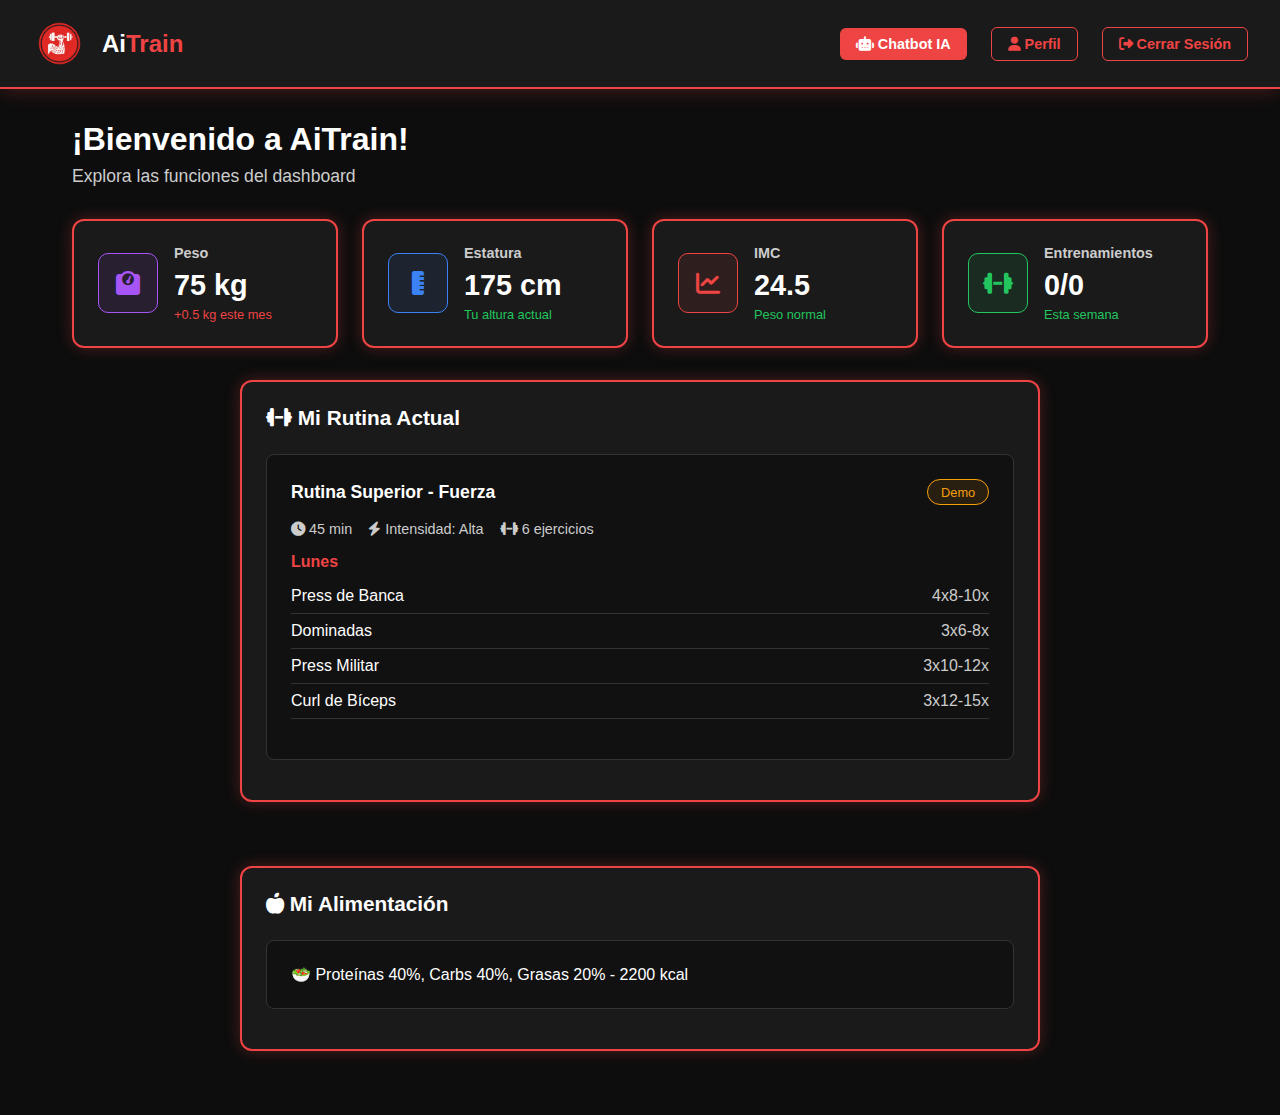
<file: dashboard_usuario.html>
<!DOCTYPE html>
<html lang="es">
<head>
    <meta charset="UTF-8">
    <meta name="viewport" content="width=device-width, initial-scale=1.0">
    <title>Mi Dashboard - AiTrain</title>
    <link rel="stylesheet" href="https://cdnjs.cloudflare.com/ajax/libs/font-awesome/6.4.0/css/all.min.css">
    <style>
        * {
            margin: 0;
            padding: 0;
            box-sizing: border-box;
            font-family: 'Segoe UI', Tahoma, Geneva, Verdana, sans-serif;
        }
        
        body {
            background-color: #0d0d0d;
            color: #fff;
        }
        
        /* Header Styles */
        .dashboard-header {
            background-color: #1a1a1a;
            color: #fff;
            padding: 1rem 2rem;
            display: flex;
            justify-content: space-between;
            align-items: center;
            border-bottom: 2px solid #ef4444;
            box-shadow: 0 0 20px rgba(239, 68, 68, 0.3);
        }
        
        .logo {
            display: flex;
            align-items: center;
            gap: 15px;
        }
        
        .logo img {
            width: 55px;
            height: auto;
        }
        
        .logo-text {
            font-size: 1.5rem;
            font-weight: 700;
        }
        
        .logo-text span {
            color: #ef4444;
        }
        
        .user-menu {
            display: flex;
            align-items: center;
            gap: 1.5rem;
        }
        
        .btn {
            padding: 0.5rem 1rem;
            border-radius: 6px;
            font-weight: 600;
            cursor: pointer;
            transition: all 0.3s;
            text-decoration: none;
            display: inline-block;
            border: none;
            font-size: 0.9rem;
        }
        
        .btn-primary {
            background-color: #ef4444;
            color: #fff;
        }
        
        .btn-primary:hover {
            background-color: #dc2626;
            transform: scale(1.05);
        }
        
        .btn-outline {
            border: 1px solid #ef4444;
            color: #ef4444;
            background: transparent;
        }
        
        .btn-outline:hover {
            background-color: #ef4444;
            color: #fff;
        }
        
        /* Main Content */
        .dashboard-main {
            padding: 2rem;
            max-width: 1200px;
            margin: 0 auto;
        }
        
        .welcome-section {
            margin-bottom: 2rem;
        }
        
        .welcome-section h1 {
            font-size: 2rem;
            margin-bottom: 0.5rem;
            color: #fff;
        }
        
        .welcome-section p {
            color: #ccc;
            font-size: 1.1rem;
        }
        
        /* Stats Grid */
        .stats-grid {
            display: grid;
            grid-template-columns: repeat(auto-fit, minmax(250px, 1fr));
            gap: 1.5rem;
            margin-bottom: 2rem;
        }
        
        .stat-card {
            background-color: #1a1a1a;
            border: 2px solid #ef4444;
            border-radius: 12px;
            padding: 1.5rem;
            box-shadow: 0 0 15px rgba(239, 68, 68, 0.3);
            display: flex;
            align-items: center;
            gap: 1rem;
            transition: 0.3s;
        }
        
        .stat-card:hover {
            transform: translateY(-5px);
            box-shadow: 0 0 25px rgba(239, 68, 68, 0.5);
        }
        
        .stat-icon {
            width: 60px;
            height: 60px;
            border-radius: 10px;
            display: flex;
            justify-content: center;
            align-items: center;
            font-size: 1.5rem;
        }
        
        .icon-calories {
            background-color: rgba(239, 68, 68, 0.1);
            color: #ef4444;
            border: 1px solid #ef4444;
        }
        
        .icon-workouts {
            background-color: rgba(34, 197, 94, 0.1);
            color: #22c55e;
            border: 1px solid #22c55e;
        }
        
        .icon-streak {
            background-color: rgba(59, 130, 246, 0.1);
            color: #3b82f6;
            border: 1px solid #3b82f6;
        }
        
        .icon-weight {
            background-color: rgba(168, 85, 247, 0.1);
            color: #a855f7;
            border: 1px solid #a855f7;
        }
        
        .stat-info h3 {
            font-size: 0.9rem;
            color: #ccc;
            margin-bottom: 0.5rem;
        }
        
        .stat-value {
            font-size: 1.8rem;
            font-weight: bold;
            color: #fff;
        }
        
        .stat-change {
            font-size: 0.8rem;
            color: #22c55e;
            margin-top: 0.3rem;
        }
        
        .stat-change.negative {
            color: #ef4444;
        }
        
        /* Workout Section */
        .workout-section {
            background-color: #1a1a1a;
            border: 2px solid #ef4444;
            border-radius: 12px;
            padding: 1.5rem;
            box-shadow: 0 0 15px rgba(239, 68, 68, 0.3);
            margin-bottom: 2rem;
        }
        
        .section-header {
            display: flex;
            justify-content: space-between;
            align-items: center;
            margin-bottom: 1.5rem;
        }
        
        .section-title {
            font-size: 1.3rem;
            font-weight: 600;
            color: #fff;
        }
        
        .workout-card {
            background-color: #111;
            border: 1px solid #333;
            border-radius: 8px;
            padding: 1.5rem;
            margin-bottom: 1rem;
        }
        
        .workout-header {
            display: flex;
            justify-content: space-between;
            align-items: center;
            margin-bottom: 1rem;
        }
        
        .workout-title {
            font-size: 1.1rem;
            font-weight: 600;
            color: #fff;
        }
        
        .workout-status {
            padding: 0.3rem 0.8rem;
            border-radius: 20px;
            font-size: 0.8rem;
            font-weight: 500;
        }
        
        .status-pending {
            background-color: rgba(245, 158, 11, 0.1);
            color: #f59e0b;
            border: 1px solid #f59e0b;
        }
        
        .status-completed {
            background-color: rgba(34, 197, 94, 0.1);
            color: #22c55e;
            border: 1px solid #22c55e;
        }
        
        .workout-meta {
            display: flex;
            gap: 1rem;
            color: #ccc;
            font-size: 0.9rem;
            margin-bottom: 1rem;
        }
        
        .workout-exercises {
            margin-bottom: 1rem;
        }
        
        .exercise-item {
            display: flex;
            justify-content: space-between;
            padding: 0.5rem 0;
            border-bottom: 1px solid #333;
        }
        
        .exercise-name {
            font-weight: 500;
            color: #fff;
        }
        
        .exercise-sets {
            color: #ccc;
        }
        
        .workout-actions {
            display: flex;
            gap: 0.5rem;
        }
        
        /* Content Layout */
        .content-sections {
            display: grid;
            grid-template-columns: 1fr;
            gap: 2rem;
            max-width: 800px;
            margin: 0 auto;
        }
        
        /* Responsive Styles */
        @media (max-width: 768px) {
            .stats-grid {
                grid-template-columns: 1fr;
            }
            
            .dashboard-header {
                padding: 1rem;
            }
        }
    </style>
</head>
<body>
    <!-- Header -->
    <header class="dashboard-header">
        <div class="logo">
            <img src="brazo.png" alt="AiTrain Logo">
            <div class="logo-text">Ai<span>Train</span></div>
        </div>
        
        <div class="user-menu">
            <a href="chat.html" class="btn btn-primary">
                <i class="fas fa-robot"></i> Chatbot IA
            </a>
            <a href="perfil.html" class="btn btn-outline">
                <i class="fas fa-user"></i> Perfil
            </a>
            <button class="btn btn-outline" onclick="cerrarSesion()">
                <i class="fas fa-sign-out-alt"></i> Cerrar Sesión
            </button>
        </div>
    </header>

    <!-- Main Content -->
    <main class="dashboard-main">
        <!-- Welcome Section -->
        <section class="welcome-section">
            <h1 id="welcomeTitle">¡Bienvenido de nuevo!</h1>
            <p id="welcomeSubtitle">Tu rutina de hoy está lista. ¿Preparado para entrenar?</p>
        </section>

        <!-- STATS DEL USUARIO -->
        <div class="stats-grid">
            <!-- Peso -->
            <div class="stat-card">
                <div class="stat-icon icon-weight">
                    <i class="fas fa-weight"></i>
                </div>
                <div class="stat-info">
                    <h3>Peso</h3>
                    <div class="stat-value" id="valorPeso">0 kg</div>
                    <div class="stat-change" id="cambioPeso">Cargando...</div>
                </div>
            </div>

            <!-- Estatura -->
            <div class="stat-card">
                <div class="stat-icon icon-streak">
                    <i class="fas fa-ruler-vertical"></i>
                </div>
                <div class="stat-info">
                    <h3>Estatura</h3>
                    <div class="stat-value" id="valorEstatura">0 cm</div>
                    <div class="stat-change">Tu altura actual</div>
                </div>
            </div>

            <!-- IMC -->
            <div class="stat-card">
                <div class="stat-icon icon-calories">
                    <i class="fas fa-chart-line"></i>
                </div>
                <div class="stat-info">
                    <h3>IMC</h3>
                    <div class="stat-value" id="valorIMC">0</div>
                    <div class="stat-change" id="categoriaIMC">Cargando...</div>
                </div>
            </div>

            <!-- Entrenamientos -->
            <div class="stat-card">
                <div class="stat-icon icon-workouts">
                    <i class="fas fa-dumbbell"></i>
                </div>
                <div class="stat-info">
                    <h3>Entrenamientos</h3>
                    <div class="stat-value" id="valorEntrenamientos">0/0</div>
                    <div class="stat-change">Esta semana</div>
                </div>
            </div>
        </div>

        <!-- Main Content Sections -->
        <div class="content-sections">
            <!-- MI RUTINA -->
            <section class="workout-section">
                <div class="section-header">
                    <h2 class="section-title"><i class="fas fa-dumbbell"></i> Mi Rutina Actual</h2>
                </div>
                
                <div class="workout-card">
                    <div class="workout-header">
                        <h3 class="workout-title" id="rutinaTitulo">Rutina Personalizada</h3>
                        <span class="workout-status status-pending" id="rutinaEstado">Pendiente</span>
                    </div>
                    <div class="workout-meta">
                        <span><i class="fas fa-clock"></i> <span id="rutinaDuracion">45 min</span></span>
                        <span><i class="fas fa-bolt"></i> Intensidad: <span id="rutinaIntensidad">Media</span></span>
                        <span><i class="fas fa-dumbbell"></i> <span id="rutinaEjercicios">6 ejercicios</span></span>
                    </div>
                    <div class="workout-exercises" id="rutinaEjerciciosLista">
                        <!-- Los ejercicios se cargarán aquí dinámicamente -->
                    </div>
                    <div class="workout-actions">
                            
                    </div>
                </div>
            </section>

            <!-- MI ALIMENTACIÓN -->
            <section class="workout-section">
                <div class="section-header">
                    <h2 class="section-title"><i class="fas fa-apple-alt"></i> Mi Alimentación</h2>
                </div>
                <div class="workout-card">
                    <p id="alimentacionText">Todavía no se ha generado tu alimentación. Solicítala al chatbot.</p>
                </div>
            </section>
        </div>
    </main>

    <script>
 // =====================================
    // CARGAR VALORACIÓN DEL USUARIO
    // =====================================
    async function cargarValoracion() {
        const email = localStorage.getItem("aitrain_user");
        
        if(!email) {
            mostrarDatosEjemplo();
            actualizarInterfazUsuario(null);
            return;
        }

        try {
            const res = await fetch(`https://aitrain-pss4.onrender.com/api/aitrain/valoracion/buscar/${email}`);
            if(!res.ok) {
                mostrarDatosEjemplo();
                actualizarInterfazUsuario(email);
                return;
            }
            const data = await res.json();
            const v = data.valoracion;

            mostrarDatosReales(v.pesoKg, v.estaturaCm, v.imc);
            actualizarInterfazUsuario(email);

        } catch (e) {
            console.error("Error cargando valoración.");
            mostrarDatosEjemplo();
            actualizarInterfazUsuario(email);
        }
    }

    // =====================================
    // MOSTRAR DATOS DE EJEMPLO
    // =====================================
    function mostrarDatosEjemplo() {
        document.getElementById("valorPeso").innerText = "75 kg";
        document.getElementById("cambioPeso").innerText = "+0.5 kg este mes";
        document.getElementById("cambioPeso").className = "stat-change negative";

        document.getElementById("valorEstatura").innerText = "175 cm";

        document.getElementById("valorIMC").innerText = "24.5";
        document.getElementById("categoriaIMC").innerText = "Peso normal";
        document.getElementById("categoriaIMC").className = "stat-change";

        document.getElementById("valorEntrenamientos").innerText = "3/5";

        document.getElementById("rutinaTitulo").innerText = "Rutina Superior - Fuerza";
        document.getElementById("rutinaDuracion").innerText = "45 min";
        document.getElementById("rutinaIntensidad").innerText = "Alta";
        document.getElementById("rutinaEjercicios").innerText = "6 ejercicios";
        
        const ejerciciosEjemplo = [
            { nombre: "Press de Banca", series: "4x8-10" },
            { nombre: "Dominadas", series: "3x6-8" },
            { nombre: "Press Militar", series: "3x10-12" },
            { nombre: "Curl de Bíceps", series: "3x12-15" }
        ];
        
        mostrarEjercicios([{ nombreDia: "Lunes", ejercicios: ejerciciosEjemplo }]);

        document.getElementById("alimentacionText").innerText = "🥗 Proteínas 40%, Carbs 40%, Grasas 20% - 2200 kcal";
    }

    // =====================================
    // MOSTRAR DATOS REALES
    // =====================================
    function mostrarDatosReales(peso, estatura, imc) {
        document.getElementById("valorPeso").innerText = peso + " kg";
        document.getElementById("valorEstatura").innerText = estatura + " cm";
        document.getElementById("valorIMC").innerText = imc.toFixed(1);
        
        let categoria = "";
        let clase = "stat-change";
        if(imc < 18.5) {
            categoria = "Bajo peso";
            clase = "stat-change negative";
        } else if(imc < 25) {
            categoria = "Peso normal";
        } else if(imc < 30) {
            categoria = "Sobrepeso";
            clase = "stat-change negative";
        } else {
            categoria = "Obesidad";
            clase = "stat-change negative";
        }
        
        document.getElementById("categoriaIMC").innerText = categoria;
        document.getElementById("categoriaIMC").className = clase;

        document.getElementById("alimentacionText").innerText = "🥗 Plan nutricional personalizado basado en tus métricas";
    }

    // =====================================
    // MOSTRAR EJERCICIOS AGRUPADOS POR DÍA
    // =====================================
    function mostrarEjercicios(ejerciciosPorDia) {
        const container = document.getElementById("rutinaEjerciciosLista");
        container.innerHTML = "";

        ejerciciosPorDia.forEach(dia => {
            const diaContainer = document.createElement('div');
            diaContainer.style.marginBottom = '1rem';

            const diaTitulo = document.createElement('h4');
            diaTitulo.innerText = dia.nombreDia;
            diaTitulo.style.color = '#ef4444';
            diaTitulo.style.marginBottom = '0.5rem';
            diaContainer.appendChild(diaTitulo);

            dia.ejercicios.forEach(ej => {
                const exerciseItem = document.createElement('div');
                exerciseItem.className = 'exercise-item';
                exerciseItem.innerHTML = `
                    <span class="exercise-name">${ej.nombre}</span>
                    <span class="exercise-sets">${ej.series}x${ej.repeticiones || ''}</span>
                `;
                diaContainer.appendChild(exerciseItem);
            });

            container.appendChild(diaContainer);
        });
    }

    // =====================================
    // ACTUALIZAR INTERFAZ SEGÚN USUARIO
    // =====================================
    function actualizarInterfazUsuario(email) {
        if (email) {
            const userName = email.split('@')[0];
            const nombreMostrar = userName.charAt(0).toUpperCase() + userName.slice(1);
            document.getElementById("welcomeTitle").textContent = `¡Bienvenido de nuevo, ${nombreMostrar}!`;
            document.getElementById("welcomeSubtitle").textContent = "Tu rutina personalizada está lista";
            document.getElementById("valorEntrenamientos").textContent = "4/5";
        } else {
            document.getElementById("welcomeTitle").textContent = "¡Bienvenido a AiTrain!";
            document.getElementById("welcomeSubtitle").textContent = "Explora las funciones del dashboard";
            document.getElementById("valorEntrenamientos").textContent = "0/0";
            document.getElementById("rutinaEstado").textContent = "Demo";
        }
    }

    // =====================================
    // CARGAR RUTINA Y PLAN ALIMENTICIO DEL USUARIO
    // =====================================
    async function cargarRutinaYPlan() {
        const email = localStorage.getItem("aitrain_user");
        if (!email) return;

        try {
            // ===== RUTINA =====
            const resRutina = await fetch(`https://aitrain-rutinas-service.onrender.com/api/aitrain/rutinas/usuario/${email}`);
            if (resRutina.ok) {
                const dataRutina = await resRutina.json();
                if (dataRutina && dataRutina.length > 0) {
                    const ultimaRutina = dataRutina[dataRutina.length - 1];

                    document.getElementById("rutinaTitulo").innerText = ultimaRutina.nombre || "Rutina Personalizada";
                    document.getElementById("rutinaEstado").innerText = "Pendiente";
                    document.getElementById("rutinaDuracion").innerText = `${ultimaRutina.duracionSemanas*45} min`;
                    document.getElementById("rutinaIntensidad").innerText = "Media";
                    document.getElementById("rutinaEjercicios").innerText = `${ultimaRutina.dias.reduce((acc,d)=>acc+d.ejercicios.length,0)} ejercicios`;

                    // Agrupar ejercicios por día
                    const ejerciciosPorDia = ultimaRutina.dias.map(dia => ({
                        nombreDia: dia.nombreDia,
                        ejercicios: dia.ejercicios.map(ej => ({
                            nombre: ej.nombre,
                            series: ej.series,
                            repeticiones: ej.repeticiones
                        }))
                    }));
                    mostrarEjercicios(ejerciciosPorDia);
                }
            }

            // ===== PLAN ALIMENTICIO =====
            const resPlan = await fetch(`https://aitrain-nutrition-service.onrender.com/api/aitrain/nutricion/usuario/${email}`);
            if (resPlan.ok) {
                const dataPlan = await resPlan.json();
                if (dataPlan && dataPlan.length > 0) {
                    const ultimoPlan = dataPlan[dataPlan.length - 1];
                    let textoPlan = '';
                    ultimoPlan.dias.forEach(dia => {
                        textoPlan += `📅 ${dia.nombreDia}:\n`;
                        dia.comidas.forEach(c => {
                            textoPlan += `- ${c.nombre}: ${c.descripcion} (${c.calorias} kcal)\n`;
                        });
                        textoPlan += '\n';
                    });
                    document.getElementById("alimentacionText").innerText = textoPlan.trim();
                }
            }

        } catch (error) {
            console.error("Error cargando rutina o plan:", error);
        }
    }

    // Cargar datos al iniciar
    document.addEventListener('DOMContentLoaded', function() {
        cargarValoracion();
        cargarRutinaYPlan();
    });

    // =====================================
    // CERRAR SESIÓN
    // =====================================
    function cerrarSesion() {
        const isLoggedIn = localStorage.getItem("aitrain_logged");
        
        if (isLoggedIn) {
            localStorage.removeItem("aitrain_logged");
            localStorage.removeItem("aitrain_user");
            localStorage.removeItem("aitrain_tipo");
            window.location.href = "login.html";
        } else {
            window.location.href = "login.html";
        }
    }

    </script>
</body>
</html>
</file>
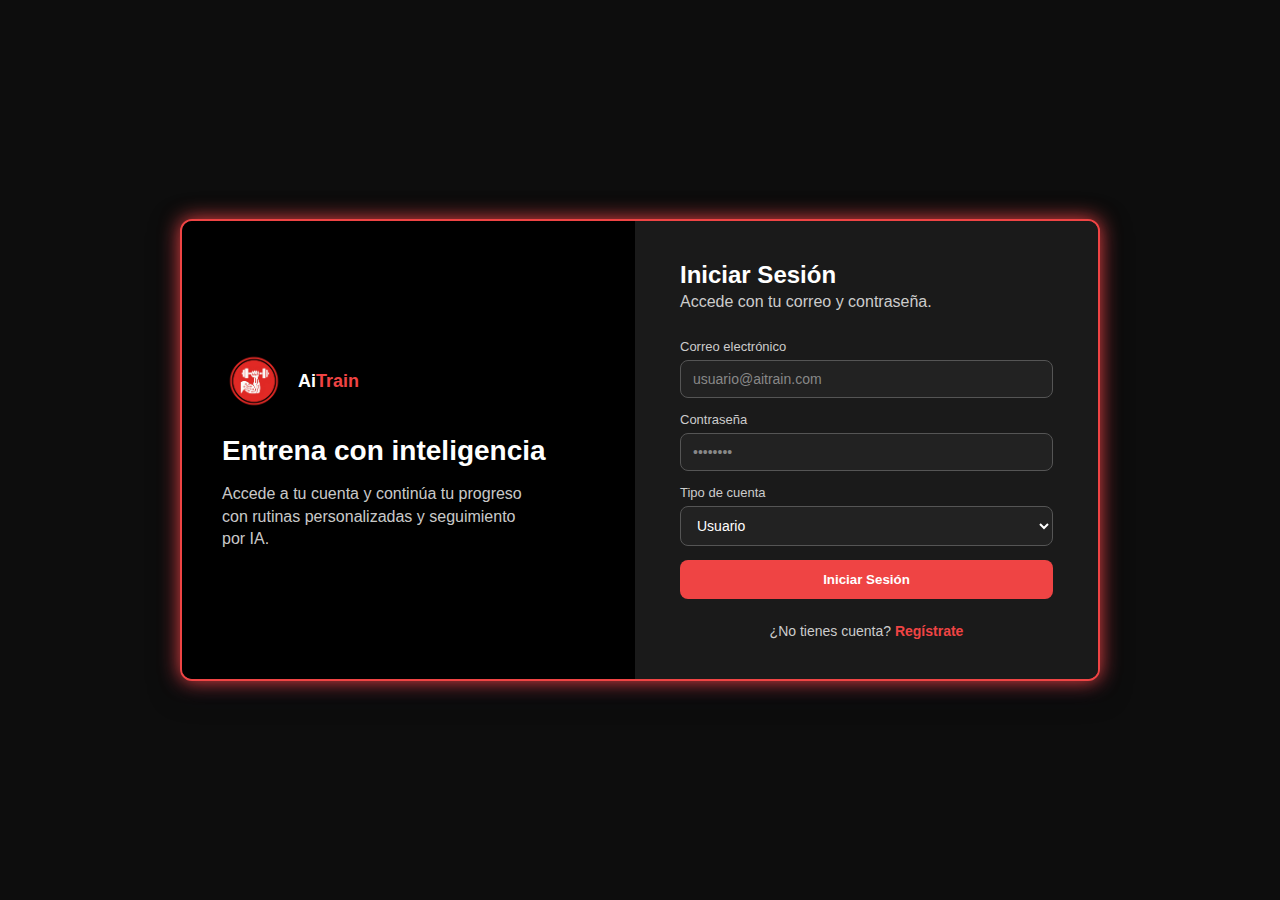
<file: login.html>
<!DOCTYPE html>
<html lang="es">
<head>
<meta charset="utf-8" />
<meta name="viewport" content="width=device-width,initial-scale=1" />
<title>Iniciar Sesión - AiTrain</title>
<style>
*{box-sizing:border-box;margin:0;padding:0;font-family:Inter,Segoe UI,Arial,Helvetica,sans-serif}
body{
  background:#0d0d0d;
  display:flex;
  align-items:center;
  justify-content:center;
  min-height:100vh;
  padding:20px;
}
.card{
  background:#1a1a1a;
  border-radius:12px;
  border:2px solid #ef4444; /* borde neón rojo */
  box-shadow:0 0 20px #ef4444,0 8px 30px rgba(2,6,23,0.5);
  width:100%;
  max-width:920px;
  display:flex;
  overflow:hidden;
}
.left{
  flex:1;
  padding:40px;
  background:#000;
  color:#fff;
  display:flex;
  flex-direction:column;
  justify-content:center;
  gap:16px;
}
.left .logo{display:flex;gap:12px;align-items:center}
.left .logo img{width:64px;height:auto}
.left h1{font-size:28px;margin-top:6px;color:#fff}
.left p{color:rgba(255,255,255,0.8);max-width:320px;line-height:1.4}
.right{
  flex:1;
  padding:40px 45px;
  display:flex;
  flex-direction:column;
  justify-content:center;
  gap:16px;
  background:#1a1a1a;
}
h2{font-size:24px;color:#fff;margin-bottom:4px;font-weight:700}
p.sub{color:#ccc;margin-bottom:12px}
form{display:flex;flex-direction:column;gap:14px}
label{font-size:13px;color:#ccc;margin-bottom:6px;display:block}
input[type="email"],input[type="password"], select{
  width:100%;
  padding:10px 12px;
  border-radius:8px;
  border:1px solid #555;
  background:#222;
  color:#fff;
  outline:none;
  font-size:14px;
  transition:all 0.2s ease;
}
input::placeholder{color:#888}
input:focus, select:focus{border-color:#ef4444;box-shadow:0 0 8px #ef4444;}
button{
  background:#ef4444;
  color:#fff;
  border:none;
  padding:12px;
  border-radius:8px;
  font-weight:600;
  cursor:pointer;
  transition:all 0.3s ease;
}
button:hover{background:#ff1a1a;transform:scale(1.03)}
#mensaje{
  text-align:center;
  padding:10px;
  border-radius:8px;
  display:none;
  margin-top:10px;
  font-size:14px;
}
@media (max-width:780px){.left{display:none}}
</style>
</head>
<body>
<div class="card" role="main">
  <div class="left" aria-hidden="true">
    <div class="logo">
      <img src="brazo.png" alt="AiTrain logo" />
      <div style="font-weight:700;font-size:18px">Ai<span style="color:#ef4444">Train</span></div>
    </div>
    <h1>Entrena con inteligencia</h1>
    <p>Accede a tu cuenta y continúa tu progreso con rutinas personalizadas y seguimiento por IA.</p>
  </div>

  <div class="right">
    <div>
      <h2>Iniciar Sesión</h2>
      <p class="sub">Accede con tu correo y contraseña.</p>
    </div>

    <form id="loginForm" novalidate>
      <div>
        <label for="email">Correo electrónico</label>
        <input id="email" type="email" placeholder="usuario@aitrain.com" required />
      </div>

      <div>
        <label for="password">Contraseña</label>
        <input id="password" type="password" placeholder="••••••••" required minlength="4" />
      </div>

      <div>
        <label for="tipo">Tipo de cuenta</label>
        <select id="tipo" required>
          <option value="usuario" selected>Usuario</option>
          <option value="admin">Admin</option>
        </select>
      </div>

      <button type="submit">Iniciar Sesión</button>

      <div id="mensaje" role="status"></div>

      <p style="text-align:center;margin-top:10px;font-size:14px;color:#ccc">
        ¿No tienes cuenta?
        <a href="registro.html" style="color:#ef4444;font-weight:600;text-decoration:none">Regístrate</a>
      </p>
    </form>
  </div>
</div>

<script>
const API_ADMIN = 'https://aitrain-pss4.onrender.com/api/aitrain/auth/loginAdmin';
const API_USUARIO = 'https://aitrain-pss4.onrender.com/api/aitrain/auth/loginUsuario';

const form = document.getElementById('loginForm');
const mensajeDiv = document.getElementById('mensaje');

function mostrarMensaje(text, tipo='info'){
  mensajeDiv.style.display='block';
  mensajeDiv.textContent=text;
  mensajeDiv.style.transition='all 0.3s ease';
  if(tipo==='ok'){ mensajeDiv.style.background='#0a261f'; mensajeDiv.style.color='#0fff90'; mensajeDiv.style.border='1px solid #0fff90'; }
  else if(tipo==='error'){ mensajeDiv.style.background='#2a0a0a'; mensajeDiv.style.color='#ff4d4d'; mensajeDiv.style.border='1px solid #ff4d4d'; }
  else{ mensajeDiv.style.background='#1a1a2e'; mensajeDiv.style.color='#ccc'; mensajeDiv.style.border='1px solid #555'; }
}

form.addEventListener('submit', async (e)=>{
  e.preventDefault();
  mensajeDiv.style.display='none';

  const email=document.getElementById('email').value.trim();
  const password=document.getElementById('password').value;
  const tipo=document.getElementById('tipo').value;

  if(!email || !password){
    mostrarMensaje('⚠️ Por favor ingresa todos los campos','error');
    return;
  }

  const API=tipo==='admin'?API_ADMIN:API_USUARIO;

  try{
    mostrarMensaje('🔄 Iniciando sesión...','info');
    const res=await fetch(API,{
      method:'POST',
      headers:{'Content-Type':'application/json'},
      body: JSON.stringify({ email,password })
    });

    const text=await res.text();
    let data;
    try{ data=JSON.parse(text); }catch{ data=text; }

    if(res.ok){
      mostrarMensaje('✅ Sesión iniciada correctamente','ok');
      localStorage.setItem('aitrain_logged','true');
      localStorage.setItem('aitrain_user',email);
      localStorage.setItem('aitrain_tipo',tipo);

      setTimeout(()=>{
        if(tipo==='admin') window.location.href='dashboard_admin.html';
        else window.location.href='dashboard_usuario.html';
      },1000);

    }else{
      // muestra el mensaje que devuelva el backend
      mostrarMensaje('❌ '+(typeof data==='string'?data:data.message||'Credenciales incorrectas'),'error');
    }

  }catch(err){
    console.error(err);
    mostrarMensaje('⚠️ No se pudo conectar al servidor','error');
  }
});
</script>
</body>
</html>
</file>
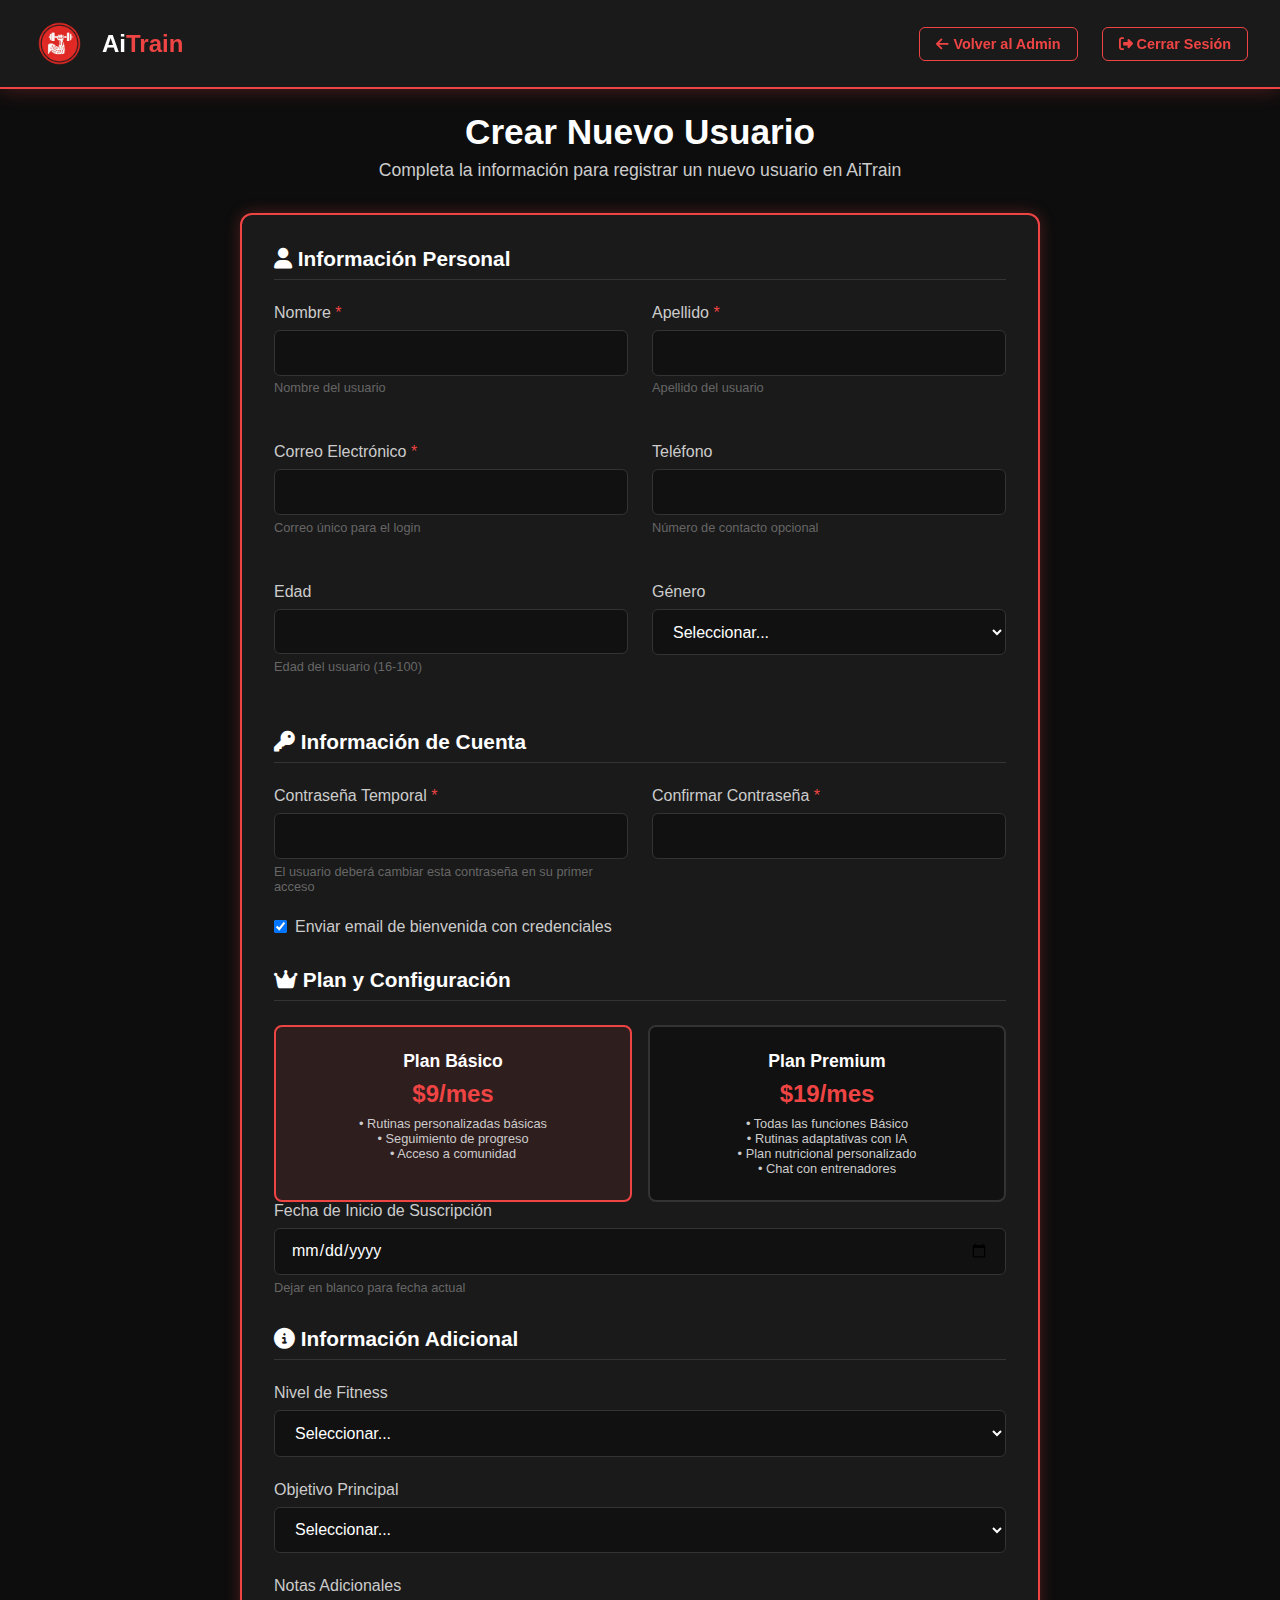
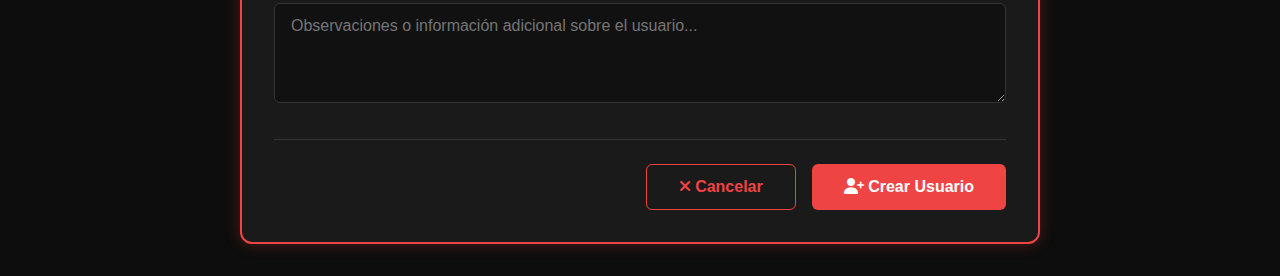
<file: nuevo_usuario_admin.html>
<!DOCTYPE html>
<html lang="es">
<head>
    <meta charset="UTF-8">
    <meta name="viewport" content="width=device-width, initial-scale=1.0">
    <title>Nuevo Usuario - Admin AiTrain</title>
    <link rel="stylesheet" href="https://cdnjs.cloudflare.com/ajax/libs/font-awesome/6.4.0/css/all.min.css">
    <style>
        * {
            margin: 0;
            padding: 0;
            box-sizing: border-box;
            font-family: 'Segoe UI', Tahoma, Geneva, Verdana, sans-serif;
        }
        
        body {
            background-color: #0d0d0d;
            color: #fff;
            display: flex;
            min-height: 100vh;
        }
        
        /* Header Styles */
        .dashboard-header {
            background-color: #1a1a1a;
            color: #fff;
            padding: 1rem 2rem;
            display: flex;
            justify-content: space-between;
            align-items: center;
            border-bottom: 2px solid #ef4444;
            box-shadow: 0 0 20px rgba(239, 68, 68, 0.3);
            position: fixed;
            width: 100%;
            top: 0;
            z-index: 1000;
        }
        
        .logo {
            display: flex;
            align-items: center;
            gap: 15px;
        }
        
        .logo img {
            width: 55px;
            height: auto;
        }
        
        .logo-text {
            font-size: 1.5rem;
            font-weight: 700;
        }
        
        .logo-text span {
            color: #ef4444;
        }
        
        .user-menu {
            display: flex;
            align-items: center;
            gap: 1.5rem;
        }
        
        .btn {
            padding: 0.5rem 1rem;
            border-radius: 6px;
            font-weight: 600;
            cursor: pointer;
            transition: all 0.3s;
            text-decoration: none;
            display: inline-block;
            border: none;
            font-size: 0.9rem;
        }
        
        .btn-primary {
            background-color: #ef4444;
            color: #fff;
        }
        
        .btn-primary:hover {
            background-color: #dc2626;
            transform: scale(1.05);
        }
        
        .btn-outline {
            border: 1px solid #ef4444;
            color: #ef4444;
            background: transparent;
        }
        
        .btn-outline:hover {
            background-color: #ef4444;
            color: #fff;
        }
        
        /* Main Content */
        .dashboard-main {
            flex: 1;
            padding: 2rem;
            margin-top: 80px;
            max-width: 1200px;
            margin-left: auto;
            margin-right: auto;
        }
        
        .welcome-section {
            margin-bottom: 2rem;
            text-align: center;
        }
        
        .welcome-section h1 {
            font-size: 2.2rem;
            margin-bottom: 0.5rem;
            color: #fff;
        }
        
        .welcome-section p {
            color: #ccc;
            font-size: 1.1rem;
        }
        
        /* Form Container */
        .form-container {
            background-color: #1a1a1a;
            border: 2px solid #ef4444;
            border-radius: 12px;
            padding: 2rem;
            box-shadow: 0 0 15px rgba(239, 68, 68, 0.3);
            max-width: 800px;
            margin: 0 auto;
        }
        
        .form-section {
            margin-bottom: 2rem;
        }
        
        .section-title {
            font-size: 1.3rem;
            font-weight: 600;
            color: #fff;
            margin-bottom: 1.5rem;
            padding-bottom: 0.5rem;
            border-bottom: 1px solid #333;
        }
        
        .form-grid {
            display: grid;
            grid-template-columns: 1fr 1fr;
            gap: 1.5rem;
        }
        
        .form-group {
            margin-bottom: 1.5rem;
        }
        
        .form-group.full-width {
            grid-column: 1 / -1;
        }
        
        label {
            display: block;
            margin-bottom: 0.5rem;
            color: #ccc;
            font-weight: 500;
        }
        
        input, select, textarea {
            width: 100%;
            padding: 0.8rem 1rem;
            border: 1px solid #333;
            border-radius: 6px;
            font-size: 1rem;
            background: #111;
            color: #fff;
            transition: all 0.3s;
        }
        
        input:focus, select:focus, textarea:focus {
            border-color: #ef4444;
            outline: none;
            box-shadow: 0 0 5px rgba(239, 68, 68, 0.5);
        }
        
        textarea {
            resize: vertical;
            min-height: 100px;
        }
        
        .form-actions {
            display: flex;
            gap: 1rem;
            justify-content: flex-end;
            margin-top: 2rem;
            padding-top: 1.5rem;
            border-top: 1px solid #333;
        }
        
        .btn-large {
            padding: 0.8rem 2rem;
            font-size: 1rem;
        }
        
        .required {
            color: #ef4444;
        }
        
        .form-help {
            font-size: 0.8rem;
            color: #666;
            margin-top: 0.3rem;
        }
        
        /* Checkbox Group */
        .checkbox-group {
            display: flex;
            align-items: center;
            gap: 0.5rem;
            margin-bottom: 1rem;
        }
        
        .checkbox-group input {
            width: auto;
        }
        
        .checkbox-group label {
            margin-bottom: 0;
        }
        
        /* Plan Selection */
        .plan-options {
            display: grid;
            grid-template-columns: 1fr 1fr;
            gap: 1rem;
            margin-top: 1rem;
        }
        
        .plan-option {
            background: #111;
            border: 2px solid #333;
            border-radius: 8px;
            padding: 1.5rem;
            cursor: pointer;
            transition: all 0.3s;
            text-align: center;
        }
        
        .plan-option:hover {
            border-color: #ef4444;
        }
        
        .plan-option.selected {
            border-color: #ef4444;
            background: rgba(239, 68, 68, 0.1);
        }
        
        .plan-name {
            font-size: 1.1rem;
            font-weight: 600;
            margin-bottom: 0.5rem;
            color: #fff;
        }
        
        .plan-price {
            font-size: 1.5rem;
            font-weight: bold;
            color: #ef4444;
            margin-bottom: 0.5rem;
        }
        
        .plan-features {
            font-size: 0.8rem;
            color: #ccc;
        }
        
        /* Loading State */
        .loading {
            text-align: center;
            padding: 2rem;
            color: #ccc;
        }
        
        .loading i {
            font-size: 2rem;
            margin-bottom: 1rem;
            color: #ef4444;
        }
        
        /* Success Message */
        .success-message {
            background: rgba(34, 197, 94, 0.1);
            border: 1px solid #22c55e;
            border-radius: 8px;
            padding: 1rem;
            margin-bottom: 1.5rem;
            color: #22c55e;
            display: none;
        }
        
        /* Error Message */
        .error-message {
            background: rgba(239, 68, 68, 0.1);
            border: 1px solid #ef4444;
            border-radius: 8px;
            padding: 1rem;
            margin-bottom: 1.5rem;
            color: #ef4444;
            display: none;
        }
        
        /* Responsive */
        @media (max-width: 768px) {
            .dashboard-main {
                padding: 1rem;
                margin-top: 70px;
            }
            
            .form-grid {
                grid-template-columns: 1fr;
            }
            
            .plan-options {
                grid-template-columns: 1fr;
            }
            
            .form-actions {
                flex-direction: column;
            }
            
            .btn-large {
                width: 100%;
            }
        }
    </style>
</head>
<body>
    <!-- Header -->
    <header class="dashboard-header">
        <div class="logo">
            <img src="brazo.png" alt="AiTrain Logo">
            <div class="logo-text">Ai<span>Train</span></div>
        </div>
        
        <div class="user-menu">
            <a href="dashboard_admin.html" class="btn btn-outline">
                <i class="fas fa-arrow-left"></i> Volver al Admin
            </a>
            <button class="btn btn-outline" onclick="logout()">
                <i class="fas fa-sign-out-alt"></i> Cerrar Sesión
            </button>
        </div>
    </header>

    <!-- Main Content -->
    <main class="dashboard-main">
        <!-- Welcome Section -->
        <section class="welcome-section">
            <h1>Crear Nuevo Usuario</h1>
            <p>Completa la información para registrar un nuevo usuario en AiTrain</p>
        </section>

        <!-- Messages -->
        <div id="successMessage" class="success-message">
            <i class="fas fa-check-circle"></i> <strong>¡Éxito!</strong> Usuario creado correctamente.
        </div>
        
        <div id="errorMessage" class="error-message">
            <i class="fas fa-exclamation-circle"></i> <strong>Error:</strong> <span id="errorText"></span>
        </div>

        <!-- Form Container -->
        <div class="form-container">
            <form id="userForm">
                <!-- Información Personal -->
                <div class="form-section">
                    <h3 class="section-title">
                        <i class="fas fa-user"></i> Información Personal
                    </h3>
                    <div class="form-grid">
                        <div class="form-group">
                            <label for="firstName">Nombre <span class="required">*</span></label>
                            <input type="text" id="firstName" name="firstName" required>
                            <div class="form-help">Nombre del usuario</div>
                        </div>
                        
                        <div class="form-group">
                            <label for="lastName">Apellido <span class="required">*</span></label>
                            <input type="text" id="lastName" name="lastName" required>
                            <div class="form-help">Apellido del usuario</div>
                        </div>
                        
                        <div class="form-group">
                            <label for="email">Correo Electrónico <span class="required">*</span></label>
                            <input type="email" id="email" name="email" required>
                            <div class="form-help">Correo único para el login</div>
                        </div>
                        
                        <div class="form-group">
                            <label for="phone">Teléfono</label>
                            <input type="tel" id="phone" name="phone">
                            <div class="form-help">Número de contacto opcional</div>
                        </div>
                        
                        <div class="form-group">
                            <label for="age">Edad</label>
                            <input type="number" id="age" name="age" min="16" max="100">
                            <div class="form-help">Edad del usuario (16-100)</div>
                        </div>
                        
                        <div class="form-group">
                            <label for="gender">Género</label>
                            <select id="gender" name="gender">
                                <option value="">Seleccionar...</option>
                                <option value="M">Masculino</option>
                                <option value="F">Femenino</option>
                                <option value="O">Otro</option>
                            </select>
                        </div>
                    </div>
                </div>

                <!-- Información de Cuenta -->
                <div class="form-section">
                    <h3 class="section-title">
                        <i class="fas fa-key"></i> Información de Cuenta
                    </h3>
                    <div class="form-grid">
                        <div class="form-group">
                            <label for="password">Contraseña Temporal <span class="required">*</span></label>
                            <input type="password" id="password" name="password" required>
                            <div class="form-help">El usuario deberá cambiar esta contraseña en su primer acceso</div>
                        </div>
                        
                        <div class="form-group">
                            <label for="confirmPassword">Confirmar Contraseña <span class="required">*</span></label>
                            <input type="password" id="confirmPassword" name="confirmPassword" required>
                        </div>
                    </div>
                    
                    <div class="checkbox-group">
                        <input type="checkbox" id="sendWelcomeEmail" name="sendWelcomeEmail" checked>
                        <label for="sendWelcomeEmail">Enviar email de bienvenida con credenciales</label>
                    </div>
                </div>

                <!-- Plan y Configuración -->
                <div class="form-section">
                    <h3 class="section-title">
                        <i class="fas fa-crown"></i> Plan y Configuración
                    </h3>
                    
                    <div class="plan-options">
                        <div class="plan-option" onclick="selectPlan('basic')" id="planBasic">
                            <div class="plan-name">Plan Básico</div>
                            <div class="plan-price">$9/mes</div>
                            <div class="plan-features">
                                • Rutinas personalizadas básicas<br>
                                • Seguimiento de progreso<br>
                                • Acceso a comunidad
                            </div>
                        </div>
                        
                        <div class="plan-option" onclick="selectPlan('premium')" id="planPremium">
                            <div class="plan-name">Plan Premium</div>
                            <div class="plan-price">$19/mes</div>
                            <div class="plan-features">
                                • Todas las funciones Básico<br>
                                • Rutinas adaptativas con IA<br>
                                • Plan nutricional personalizado<br>
                                • Chat con entrenadores
                            </div>
                        </div>
                    </div>
                    
                    <input type="hidden" id="selectedPlan" name="plan" value="basic" required>
                    
                    <div class="form-group">
                        <label for="subscriptionStart">Fecha de Inicio de Suscripción</label>
                        <input type="date" id="subscriptionStart" name="subscriptionStart">
                        <div class="form-help">Dejar en blanco para fecha actual</div>
                    </div>
                </div>

                <!-- Información Adicional -->
                <div class="form-section">
                    <h3 class="section-title">
                        <i class="fas fa-info-circle"></i> Información Adicional
                    </h3>
                    
                    <div class="form-group">
                        <label for="fitnessLevel">Nivel de Fitness</label>
                        <select id="fitnessLevel" name="fitnessLevel">
                            <option value="">Seleccionar...</option>
                            <option value="beginner">Principiante</option>
                            <option value="intermediate">Intermedio</option>
                            <option value="advanced">Avanzado</option>
                        </select>
                    </div>
                    
                    <div class="form-group">
                        <label for="fitnessGoal">Objetivo Principal</label>
                        <select id="fitnessGoal" name="fitnessGoal">
                            <option value="">Seleccionar...</option>
                            <option value="weight-loss">Pérdida de peso</option>
                            <option value="muscle-gain">Ganar músculo</option>
                            <option value="strength">Aumentar fuerza</option>
                            <option value="endurance">Mejorar resistencia</option>
                            <option value="toning">Tonificación</option>
                        </select>
                    </div>
                    
                    <div class="form-group">
                        <label for="notes">Notas Adicionales</label>
                        <textarea id="notes" name="notes" placeholder="Observaciones o información adicional sobre el usuario..."></textarea>
                    </div>
                </div>

                <!-- Form Actions -->
                <div class="form-actions">
                    <button type="button" class="btn btn-outline btn-large" onclick="cancelar()">
                        <i class="fas fa-times"></i> Cancelar
                    </button>
                    <button type="submit" class="btn btn-primary btn-large" id="submitBtn">
                        <i class="fas fa-user-plus"></i> Crear Usuario
                    </button>
                </div>
            </form>
        </div>
    </main>

    <script>
        let selectedPlan = 'basic';

        // Seleccionar plan
        function selectPlan(plan) {
            selectedPlan = plan;
            document.getElementById('selectedPlan').value = plan;
            
            // Actualizar estilos visuales
            document.getElementById('planBasic').classList.remove('selected');
            document.getElementById('planPremium').classList.remove('selected');
            document.getElementById('plan' + (plan === 'basic' ? 'Basic' : 'Premium')).classList.add('selected');
        }

        // Inicializar plan por defecto
        document.addEventListener('DOMContentLoaded', function() {
            selectPlan('basic');
            
            // Establecer fecha mínima para la suscripción (hoy)
            const today = new Date().toISOString().split('T')[0];
            document.getElementById('subscriptionStart').min = today;
        });

        // Validar y enviar formulario
        document.getElementById('userForm').addEventListener('submit', async function(e) {
            e.preventDefault();
            
            const submitBtn = document.getElementById('submitBtn');
            const originalText = submitBtn.innerHTML;
            
            // Validar contraseñas
            const password = document.getElementById('password').value;
            const confirmPassword = document.getElementById('confirmPassword').value;
            
            if (password !== confirmPassword) {
                showError('Las contraseñas no coinciden');
                return;
            }
            
            if (password.length < 6) {
                showError('La contraseña debe tener al menos 6 caracteres');
                return;
            }
            
            // Mostrar loading
            submitBtn.innerHTML = '<i class="fas fa-spinner fa-spin"></i> Creando...';
            submitBtn.disabled = true;
            
            try {
                // Recopilar datos del formulario
                const formData = {
                    nombre: document.getElementById('firstName').value,
                    apellido: document.getElementById('lastName').value,
                    email: document.getElementById('email').value,
                    telefono: document.getElementById('phone').value,
                    edad: document.getElementById('age').value,
                    genero: document.getElementById('gender').value,
                    password: password,
                    plan: selectedPlan,
                    nivelFitness: document.getElementById('fitnessLevel').value,
                    objetivo: document.getElementById('fitnessGoal').value,
                    notas: document.getElementById('notes').value,
                    fechaInicioSuscripcion: document.getElementById('subscriptionStart').value || new Date().toISOString().split('T')[0],
                    enviarEmailBienvenida: document.getElementById('sendWelcomeEmail').checked
                };
                
                // Enviar a la API
                const response = await fetch('https://aitrain-pss4.onrender.com/api/aitrain/usuario/save', {
                    method: 'POST',
                    headers: {
                        'Content-Type': 'application/json',
                    },
                    body: JSON.stringify(formData)
                });
                
                if (response.ok) {
                    showSuccess();
                    // Limpiar formulario después de 2 segundos
                    setTimeout(() => {
                        document.getElementById('userForm').reset();
                        selectPlan('basic');
                    }, 2000);
                } else {
                    const errorData = await response.json();
                    showError(errorData.message || 'Error al crear el usuario');
                }
                
            } catch (error) {
                console.error('Error:', error);
                showError('Error de conexión. Intente nuevamente.');
            } finally {
                // Restaurar botón
                submitBtn.innerHTML = originalText;
                submitBtn.disabled = false;
            }
        });

        // Mostrar mensaje de éxito
        function showSuccess() {
            document.getElementById('successMessage').style.display = 'block';
            document.getElementById('errorMessage').style.display = 'none';
        }

        // Mostrar mensaje de error
        function showError(message) {
            document.getElementById('errorText').textContent = message;
            document.getElementById('errorMessage').style.display = 'block';
            document.getElementById('successMessage').style.display = 'none';
        }

        // Cancelar y volver
        function cancelar() {
            if (confirm('¿Estás seguro de que deseas cancelar? Los datos no guardados se perderán.')) {
                window.location.href = 'dashboard_admin.html';
            }
        }

        // Logout
        function logout() {
            const confirmar = confirm("¿Estás seguro de que deseas cerrar sesión?");
            if (!confirmar) return;

            localStorage.removeItem("admin_logged_in");
            window.location.href = "login.html";
        }
    </script>
</body>
</html>
</file>
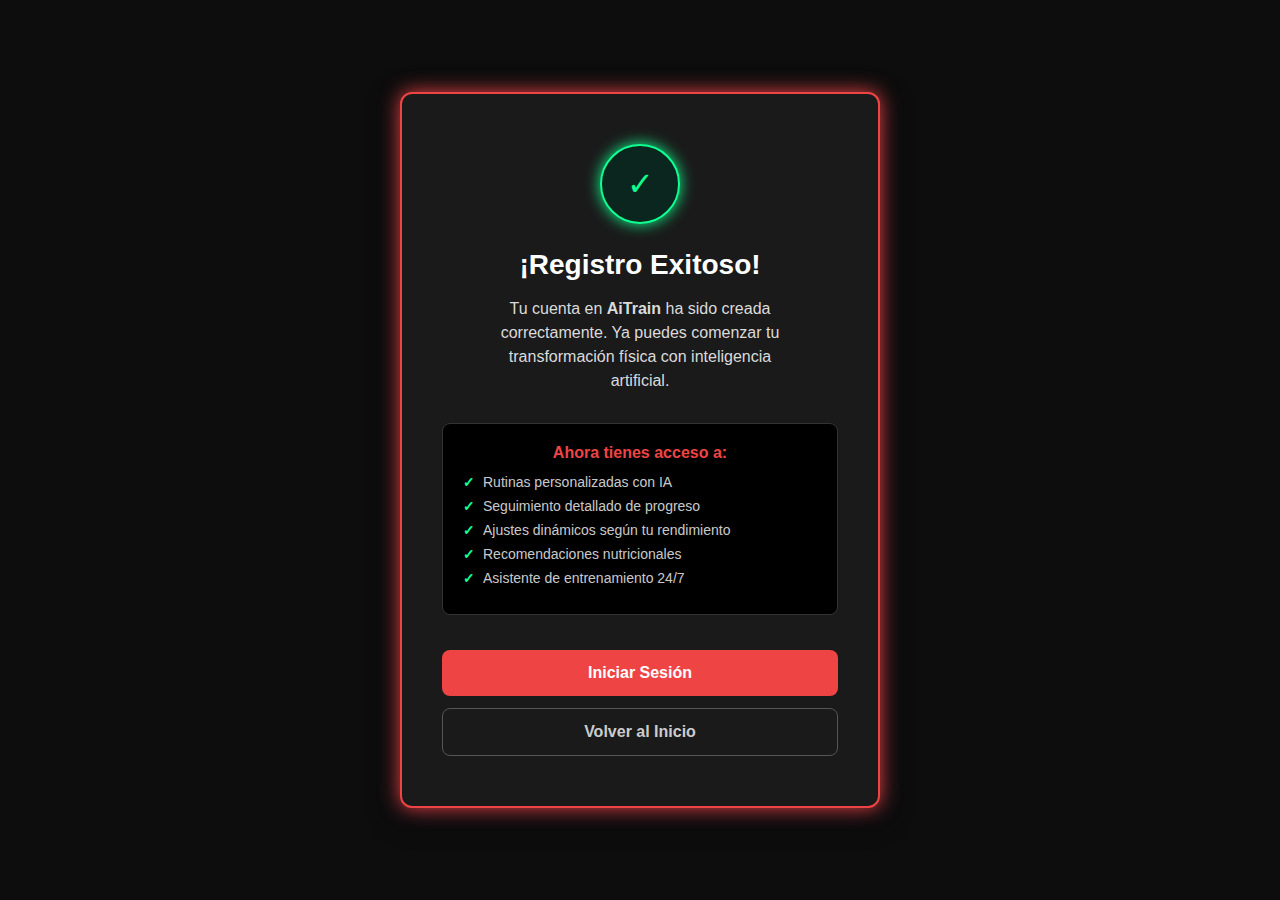
<file: registro_exitoso.html>
<!DOCTYPE html>
<html lang="es">
<head>
    <meta charset="UTF-8">
    <meta name="viewport" content="width=device-width, initial-scale=1.0">
    <title>Registro Exitoso - AiTrain</title>
    <style>
        * {
            margin: 0;
            padding: 0;
            box-sizing: border-box;
            font-family: Inter, Segoe UI, Arial, Helvetica, sans-serif;
        }

        body {
            background: #0d0d0d;
            color: #fff;
            display: flex;
            justify-content: center;
            align-items: center;
            min-height: 100vh;
            padding: 20px;
            animation: fadeIn 1s ease-in;
        }

        .card {
            background: #1a1a1a;
            border-radius: 12px;
            border: 2px solid #ef4444;
            box-shadow: 0 0 20px #ef4444, 0 8px 30px rgba(2,6,23,0.5);
            width: 100%;
            max-width: 480px;
            padding: 50px 40px;
            text-align: center;
            animation: slideIn 0.8s ease-out;
        }

        .success-icon {
            width: 80px;
            height: 80px;
            background: #0a261f;
            border: 2px solid #0fff90;
            border-radius: 50%;
            display: flex;
            align-items: center;
            justify-content: center;
            margin: 0 auto 25px;
            font-size: 2rem;
            color: #0fff90;
            box-shadow: 0 0 15px #0fff90;
        }

        h1 {
            color: #fff;
            font-size: 28px;
            margin-bottom: 16px;
            font-weight: 700;
        }

        p {
            color: rgba(255,255,255,0.85);
            font-size: 16px;
            line-height: 1.5;
            margin-bottom: 30px;
            max-width: 320px;
            margin-left: auto;
            margin-right: auto;
        }

        .features {
            background: #000;
            border-radius: 8px;
            padding: 20px;
            margin: 25px 0;
            border: 1px solid #333;
        }

        .features h3 {
            color: #ef4444;
            font-size: 16px;
            margin-bottom: 12px;
            font-weight: 600;
        }

        .features ul {
            list-style: none;
            text-align: left;
        }

        .features li {
            color: rgba(255,255,255,0.8);
            font-size: 14px;
            margin-bottom: 8px;
            padding-left: 20px;
            position: relative;
        }

        .features li:before {
            content: "✓";
            color: #0fff90;
            position: absolute;
            left: 0;
            font-weight: bold;
        }

        button {
            background: #ef4444;
            color: #fff;
            border: none;
            padding: 14px;
            border-radius: 8px;
            font-weight: 600;
            cursor: pointer;
            transition: all 0.3s ease;
            width: 100%;
            font-size: 16px;
            margin-top: 10px;
        }

        button:hover {
            background: #ff1a1a;
            transform: scale(1.02);
            box-shadow: 0 0 15px #ef4444;
        }

        .secondary-btn {
            background: transparent;
            border: 1px solid #555;
            color: #ccc;
            margin-top: 12px;
        }

        .secondary-btn:hover {
            background: #333;
            border-color: #777;
            box-shadow: 0 0 10px #555;
            transform: scale(1.02);
        }

        @keyframes fadeIn {
            from { opacity: 0; }
            to { opacity: 1; }
        }

        @keyframes slideIn {
            from { transform: translateY(-30px); opacity: 0; }
            to { transform: translateY(0); opacity: 1; }
        }

        @keyframes pulse {
            0% { box-shadow: 0 0 15px #0fff90; }
            50% { box-shadow: 0 0 25px #0fff90; }
            100% { box-shadow: 0 0 15px #0fff90; }
        }

        .success-icon {
            animation: pulse 2s infinite;
        }

        /* Efectos de partículas de éxito */
        .confetti {
            position: fixed;
            width: 10px;
            height: 10px;
            background: #ef4444;
            opacity: 0;
            animation: confettiFall 3s ease-in forwards;
        }

        @keyframes confettiFall {
            0% {
                transform: translateY(-100px) rotate(0deg);
                opacity: 1;
            }
            100% {
                transform: translateY(100vh) rotate(360deg);
                opacity: 0;
            }
        }
    </style>
</head>
<body>
    <div class="card">
        <div class="success-icon">✓</div>
        
        <h1>¡Registro Exitoso!</h1>
        
        <p>Tu cuenta en <strong>AiTrain</strong> ha sido creada correctamente. Ya puedes comenzar tu transformación física con inteligencia artificial.</p>

        <div class="features">
            <h3>Ahora tienes acceso a:</h3>
            <ul>
                <li>Rutinas personalizadas con IA</li>
                <li>Seguimiento detallado de progreso</li>
                <li>Ajustes dinámicos según tu rendimiento</li>
                <li>Recomendaciones nutricionales</li>
                <li>Asistente de entrenamiento 24/7</li>
            </ul>
        </div>

        <button onclick="window.location.href='login.html'">
            Iniciar Sesión
        </button>
        
        <button class="secondary-btn" onclick="window.location.href='index.html'">
            Volver al Inicio
        </button>
    </div>

    <script>
        // Efecto de confetti al cargar la página
        document.addEventListener('DOMContentLoaded', function() {
            const colors = ['#ef4444', '#0fff90', '#3b82f6', '#f59e0b', '#8b5cf6'];
            
            for (let i = 0; i < 50; i++) {
                setTimeout(() => {
                    const confetti = document.createElement('div');
                    confetti.className = 'confetti';
                    confetti.style.left = Math.random() * 100 + 'vw';
                    confetti.style.background = colors[Math.floor(Math.random() * colors.length)];
                    confetti.style.animationDelay = Math.random() * 2 + 's';
                    document.body.appendChild(confetti);
                    
                    // Remover después de la animación
                    setTimeout(() => {
                        confetti.remove();
                    }, 3000);
                }, i * 100);
            }
        });

        // Redirección automática después de 8 segundos
        setTimeout(() => {
            window.location.href = 'login.html';
        }, 8000);

        // Mostrar contador
        document.addEventListener('DOMContentLoaded', function() {
            let count = 8;
            const button = document.querySelector('button');
            const originalText = button.textContent;
            
            const countdown = setInterval(() => {
                button.textContent = `${originalText} (${count}s)`;
                count--;
                
                if (count < 0) {
                    clearInterval(countdown);
                    button.textContent = originalText;
                }
            }, 1000);
        });
    </script>
</body>
</html>
</file>
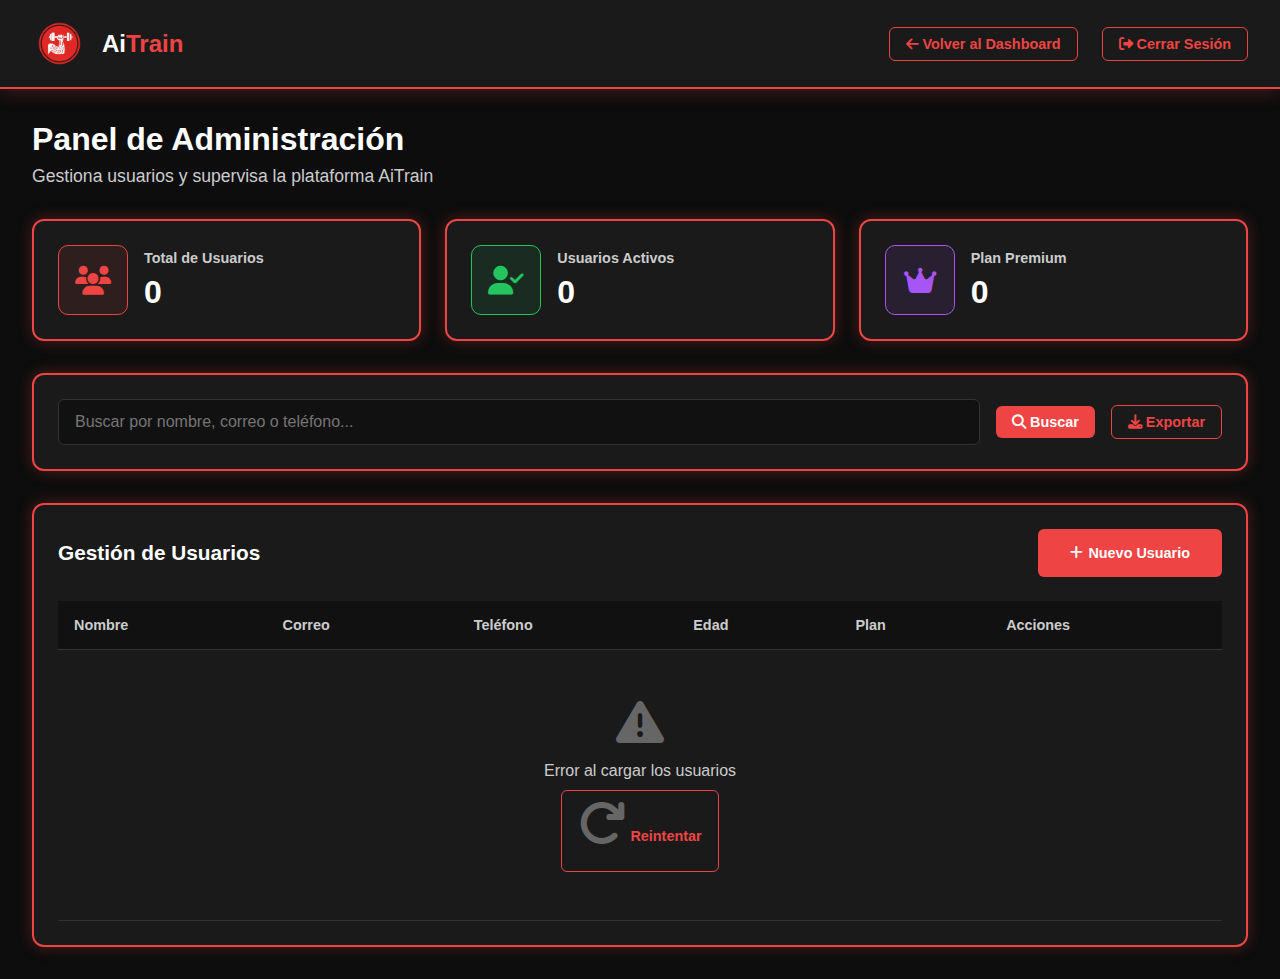
<file: aitrain-front/dashboard_admin.html>
<!DOCTYPE html>
<html lang="es">
<head>
    <meta charset="UTF-8">
    <meta name="viewport" content="width=device-width, initial-scale=1.0">
    <title>Admin Dashboard - AiTrain</title>
    <link rel="stylesheet" href="https://cdnjs.cloudflare.com/ajax/libs/font-awesome/6.4.0/css/all.min.css">
    <style>
        * {
            margin: 0;
            padding: 0;
            box-sizing: border-box;
            font-family: 'Segoe UI', Tahoma, Geneva, Verdana, sans-serif;
        }
        
        body {
            background-color: #0d0d0d;
            color: #fff;
        }
        
        /* Header Styles */
        .dashboard-header {
            background-color: #1a1a1a;
            color: #fff;
            padding: 1rem 2rem;
            display: flex;
            justify-content: space-between;
            align-items: center;
            border-bottom: 2px solid #ef4444;
            box-shadow: 0 0 20px rgba(239, 68, 68, 0.3);
        }
        
        .logo {
            display: flex;
            align-items: center;
            gap: 15px;
        }
        
        .logo img {
            width: 55px;
            height: auto;
        }
        
        .logo-text {
            font-size: 1.5rem;
            font-weight: 700;
        }
        
        .logo-text span {
            color: #ef4444;
        }
        
        .user-menu {
            display: flex;
            align-items: center;
            gap: 1.5rem;
        }
        
        .btn {
            padding: 0.5rem 1rem;
            border-radius: 6px;
            font-weight: 600;
            cursor: pointer;
            transition: all 0.3s;
            text-decoration: none;
            display: inline-block;
            border: none;
            font-size: 0.9rem;
        }
        
        .btn-primary {
            background-color: #ef4444;
            color: #fff;
        }
        
        .btn-primary:hover {
            background-color: #dc2626;
            transform: scale(1.05);
        }
        
        .btn-outline {
            border: 1px solid #ef4444;
            color: #ef4444;
            background: transparent;
        }
        
        .btn-outline:hover {
            background-color: #ef4444;
            color: #fff;
        }
        
        /* Main Content */
        .dashboard-main {
            padding: 2rem;
            max-width: 1400px;
            margin: 0 auto;
        }
        
        .welcome-section {
            margin-bottom: 2rem;
        }
        
        .welcome-section h1 {
            font-size: 2rem;
            margin-bottom: 0.5rem;
            color: #fff;
        }
        
        .welcome-section p {
            color: #ccc;
            font-size: 1.1rem;
        }
        
        /* Stats Grid */
        .stats-grid {
            display: grid;
            grid-template-columns: repeat(auto-fit, minmax(280px, 1fr));
            gap: 1.5rem;
            margin-bottom: 2rem;
        }
        
        .stat-card {
            background-color: #1a1a1a;
            border: 2px solid #ef4444;
            border-radius: 12px;
            padding: 1.5rem;
            box-shadow: 0 0 15px rgba(239, 68, 68, 0.3);
            display: flex;
            align-items: center;
            gap: 1rem;
            transition: 0.3s;
        }
        
        .stat-card:hover {
            transform: translateY(-5px);
            box-shadow: 0 0 25px rgba(239, 68, 68, 0.5);
        }
        
        .stat-icon {
            width: 70px;
            height: 70px;
            border-radius: 10px;
            display: flex;
            justify-content: center;
            align-items: center;
            font-size: 1.8rem;
        }
        
        .icon-users {
            background-color: rgba(239, 68, 68, 0.1);
            color: #ef4444;
            border: 1px solid #ef4444;
        }
        
        .icon-active {
            background-color: rgba(34, 197, 94, 0.1);
            color: #22c55e;
            border: 1px solid #22c55e;
        }
        
        .icon-premium {
            background-color: rgba(168, 85, 247, 0.1);
            color: #a855f7;
            border: 1px solid #a855f7;
        }
        
        .stat-info h3 {
            font-size: 0.9rem;
            color: #ccc;
            margin-bottom: 0.5rem;
        }
        
        .stat-value {
            font-size: 2rem;
            font-weight: bold;
            color: #fff;
        }
        
        /* Search Section */
        .search-section {
            background-color: #1a1a1a;
            border: 2px solid #ef4444;
            border-radius: 12px;
            padding: 1.5rem;
            box-shadow: 0 0 15px rgba(239, 68, 68, 0.3);
            margin-bottom: 2rem;
            display: flex;
            gap: 1rem;
            align-items: center;
        }
        
        #searchInput {
            flex: 1;
            padding: 0.8rem 1rem;
            border: 1px solid #333;
            border-radius: 6px;
            font-size: 1rem;
            background: #111;
            color: #fff;
        }
        
        #searchInput:focus {
            border-color: #ef4444;
            outline: none;
            box-shadow: 0 0 5px rgba(239, 68, 68, 0.5);
        }
        
        /* Table Section */
        .table-section {
            background-color: #1a1a1a;
            border: 2px solid #ef4444;
            border-radius: 12px;
            padding: 1.5rem;
            box-shadow: 0 0 15px rgba(239, 68, 68, 0.3);
        }
        
        .section-header {
            display: flex;
            justify-content: space-between;
            align-items: center;
            margin-bottom: 1.5rem;
        }
        
        .section-title {
            font-size: 1.3rem;
            font-weight: 600;
            color: #fff;
        }
        
        table {
            width: 100%;
            border-collapse: collapse;
        }
        
        thead {
            background-color: #111;
        }
        
        th, td {
            padding: 1rem;
            text-align: left;
            border-bottom: 1px solid #333;
        }
        
        th {
            color: #ccc;
            font-weight: 600;
            font-size: 0.9rem;
        }
        
        tr:hover {
            background-color: #222;
        }
        
        .action-buttons {
            display: flex;
            gap: 0.5rem;
        }
        
        button.action-btn {
            padding: 0.5rem 0.8rem;
            border: none;
            border-radius: 5px;
            cursor: pointer;
            color: #fff;
            font-weight: 600;
            font-size: 0.8rem;
            transition: all 0.3s;
            display: flex;
            align-items: center;
            gap: 0.3rem;
        }
        
        button.view-btn {
            background: #22c55e;
        }
        
        button.view-btn:hover {
            background: #16a34a;
        }
        
        button.edit-btn {
            background: #3b82f6;
        }
        
        button.edit-btn:hover {
            background: #2563eb;
        }
        
        button.delete-btn {
            background: #ef4444;
        }
        
        button.delete-btn:hover {
            background: #dc2626;
        }
        
        .plan-badge {
            padding: 0.3rem 0.8rem;
            border-radius: 15px;
            font-size: 0.8rem;
            font-weight: 600;
        }
        
        .plan-premium {
            background: rgba(239, 68, 68, 0.1);
            color: #ef4444;
            border: 1px solid #ef4444;
        }
        
        .plan-basic {
            background: rgba(34, 197, 94, 0.1);
            color: #22c55e;
            border: 1px solid #22c55e;
        }
        
        /* Loading State */
        .loading {
            text-align: center;
            padding: 2rem;
            color: #ccc;
        }
        
        .loading i {
            font-size: 2rem;
            margin-bottom: 1rem;
            color: #ef4444;
        }
        
        /* No Data State */
        .no-data {
            text-align: center;
            padding: 3rem;
            color: #ccc;
        }
        
        .no-data i {
            font-size: 3rem;
            margin-bottom: 1rem;
            color: #666;
        }
        
        /* Responsive */
        @media (max-width: 768px) {
            .dashboard-main {
                padding: 1rem;
            }
            
            .stats-grid {
                grid-template-columns: 1fr;
            }
            
            .search-section {
                flex-direction: column;
            }
            
            .user-info {
                display: none;
            }
            
            .action-buttons {
                flex-direction: column;
            }
            
            table {
                display: block;
                overflow-x: auto;
            }
        }
    </style>
</head>
<body>
    <!-- Header -->
    <header class="dashboard-header">
        <div class="logo">
            <img src="brazo.png" alt="AiTrain Logo">
            <div class="logo-text">Ai<span>Train</span></div>
        </div>
        
        <div class="user-menu">
            <a href="dashboard_usuario.html" class="btn btn-outline">
                <i class="fas fa-arrow-left"></i> Volver al Dashboard
            </a>
            <button class="btn btn-outline" onclick="logout()">
                <i class="fas fa-sign-out-alt"></i> Cerrar Sesión
            </button>
        </div>
    </header>

    <!-- Main Content -->
    <main class="dashboard-main">
        <!-- Welcome Section -->
        <section class="welcome-section">
            <h1>Panel de Administración</h1>
            <p>Gestiona usuarios y supervisa la plataforma AiTrain</p>
        </section>

        <!-- Stats Grid - Solo 3 tarjetas -->
        <div class="stats-grid">
            <div class="stat-card">
                <div class="stat-icon icon-users">
                    <i class="fas fa-users"></i>
                </div>
                <div class="stat-info">
                    <h3>Total de Usuarios</h3>
                    <div class="stat-value" id="totalUsuarios">0</div>
                </div>
            </div>
            
            <div class="stat-card">
                <div class="stat-icon icon-active">
                    <i class="fas fa-user-check"></i>
                </div>
                <div class="stat-info">
                    <h3>Usuarios Activos</h3>
                    <div class="stat-value" id="usuariosActivos">0</div>
                </div>
            </div>
            
            <div class="stat-card">
                <div class="stat-icon icon-premium">
                    <i class="fas fa-crown"></i>
                </div>
                <div class="stat-info">
                    <h3>Plan Premium</h3>
                    <div class="stat-value" id="usuariosPremium">0</div>
                </div>
            </div>
        </div>

        <!-- Search Section -->
        <div class="search-section">
            <input type="text" id="searchInput" placeholder="Buscar por nombre, correo o teléfono...">
            <button class="btn btn-primary" onclick="filtrarUsuarios()">
                <i class="fas fa-search"></i> Buscar
            </button>
            <button class="btn btn-outline">
                <i class="fas fa-download"></i> Exportar
            </button>
        </div>

        <!-- Table Section -->
        <div class="table-section">
            <div class="section-header">
                <h2 class="section-title">Gestión de Usuarios</h2>
                <button class="btn btn-primary" onclick="nuevoUsuario()">
                    <a href="nuevo_usuario_admin.html" class="btn btn-primary">
                        <i class="fas fa-plus"></i> Nuevo Usuario
                    </a>
                </button>
            </div>
            
            <table>
                <thead>
                    <tr>
                        <th>Nombre</th>
                        <th>Correo</th>
                        <th>Teléfono</th>
                        <th>Edad</th>
                        <th>Plan</th>
                        <th>Acciones</th>
                    </tr>
                </thead>
                <tbody id="usuariosTable">
                    <tr>
                        <td colspan="6" class="loading">
                            <i class="fas fa-spinner fa-spin"></i>
                            <p>Cargando usuarios...</p>
                        </td>
                    </tr>
                </tbody>
            </table>
        </div>
    </main>

    <script>
        const usuariosTable = document.getElementById('usuariosTable');
        const totalUsuariosCard = document.getElementById('totalUsuarios');
        const usuariosActivosCard = document.getElementById('usuariosActivos');
        const usuariosPremiumCard = document.getElementById('usuariosPremium');
        const searchInput = document.getElementById('searchInput');

        let usuarios = [];

        // Cargar usuarios desde la API
        async function cargarUsuarios() {
            try {
                const res = await fetch('http://localhost:8080/api/aitrain/usuario/listar');
                const data = await res.json();
                usuarios = Array.isArray(data) ? data : data.usuarios || [];
                actualizarEstadisticas();
                renderTabla(usuarios);

            } catch (err) {
                console.error('Error al cargar usuarios:', err);
                usuariosTable.innerHTML = `
                    <tr>
                        <td colspan="6" class="no-data">
                            <i class="fas fa-exclamation-triangle"></i>
                            <p>Error al cargar los usuarios</p>
                            <button class="btn btn-outline" onclick="cargarUsuarios()" style="margin-top: 10px;">
                                <i class="fas fa-redo"></i> Reintentar
                            </button>
                        </td>
                    </tr>
                `;
            }
        }

        function actualizarEstadisticas() {
            totalUsuariosCard.textContent = usuarios.length;
            usuariosActivosCard.textContent = usuarios.length;
            usuariosPremiumCard.textContent = usuarios.filter(u => u.plan === "Premium").length;
        }

        // Renderizar tabla
        function renderTabla(data) {
            if (data.length === 0) {
                usuariosTable.innerHTML = `
                    <tr>
                        <td colspan="6" class="no-data">
                            <i class="fas fa-search"></i>
                            <p>No se encontraron usuarios</p>
                        </td>
                    </tr>
                `;
                return;
            }

            usuariosTable.innerHTML = '';
            data.forEach(u => {
                const nombre = u.nombre || u.firstName || '-';
                const apellido = u.apellido || u.lastName || '';
                const email = u.email || '-';
                const telefono = u.telefono || '-';
                const edad = u.edad || '-';
                const plan = u.plan || 'Básico';

                const tr = document.createElement('tr');
                tr.innerHTML = `
                    <td><strong>${nombre} ${apellido}</strong></td>
                    <td>${email}</td>
                    <td>${telefono}</td>
                    <td>${edad} años</td>
                    <td>
                        <span class="plan-badge ${plan === 'Premium' ? 'plan-premium' : 'plan-basic'}">
                            ${plan}
                        </span>
                    </td>
                    <td>
                        <div class="action-buttons">
                            <button class="action-btn view-btn" onclick="verUsuario('${email}')">
                                <i class="fas fa-eye"></i> Ver
                            </button>
                            <button class="action-btn edit-btn" onclick="editarUsuario('${email}')">
                                <i class="fas fa-edit"></i> Editar
                            </button>
                            <button class="action-btn delete-btn" onclick="eliminarUsuario('${email}')">
                                <i class="fas fa-trash"></i> Eliminar
                            </button>
                        </div>
                    </td>
                `;
                usuariosTable.appendChild(tr);
            });
        }

        // Ver usuario
        async function verUsuario(email) {
            try {
                const res = await fetch(`http://localhost:8080/api/aitrain/usuario/buscar/${email}`);
                const data = await res.json();
                alert(`📋 Información del Usuario\n\n👤 Nombre: ${data.nombre || '-'} ${data.apellido || '-'}\n📧 Correo: ${data.email || '-'}\n📞 Teléfono: ${data.telefono || '-'}\n🎂 Edad: ${data.edad || '-'}\n💎 Plan: ${data.plan || 'Básico'}`);
            } catch(err) {
                console.error('Error al ver usuario:', err);
                alert('Error al obtener información del usuario.');
            }
        }

        // Editar usuario
        function editarUsuario(email) {
            alert(`Función de edición para: ${email}\n\nEsta funcionalidad estará disponible en la próxima actualización.`);
        }

        // Eliminar usuario
        async function eliminarUsuario(email) {
            const confirmar = confirm(`⚠ ¿Eliminar usuario ${email}?`);
            if(!confirmar) return;

            try {
                await fetch(`http://localhost:8080/api/aitrain/usuario/eliminar/${email}`, { method:'DELETE' });
                alert('Usuario eliminado correctamente');
                cargarUsuarios();
            } catch(err) {
                console.error('Error al eliminar usuario:', err);
                alert('Error al eliminar usuario.');
            }
        }

        // Filtrar usuarios
        function filtrarUsuarios() {
            const term = searchInput.value.toLowerCase();
            const filtered = usuarios.filter(u => {
                const nombreCompleto = (u.nombre || u.firstName || '') + ' ' + (u.apellido || u.lastName || '');
                const email = u.email || '';
                const telefono = u.telefono || '';
                return nombreCompleto.toLowerCase().includes(term) || 
                       email.toLowerCase().includes(term) || 
                       telefono.toLowerCase().includes(term);
            });
            renderTabla(filtered);
        }

        // Logout
        function logout() {
            const confirmar = confirm("¿Estás seguro de que deseas cerrar sesión?");
            if (!confirmar) return;

            localStorage.removeItem("admin_logged_in");
            window.location.href = "login.html";
        }

        // Inicializar
        cargarUsuarios();

        // Búsqueda en tiempo real
        searchInput.addEventListener('input', filtrarUsuarios);
    </script>
</body>
</html>
</file>
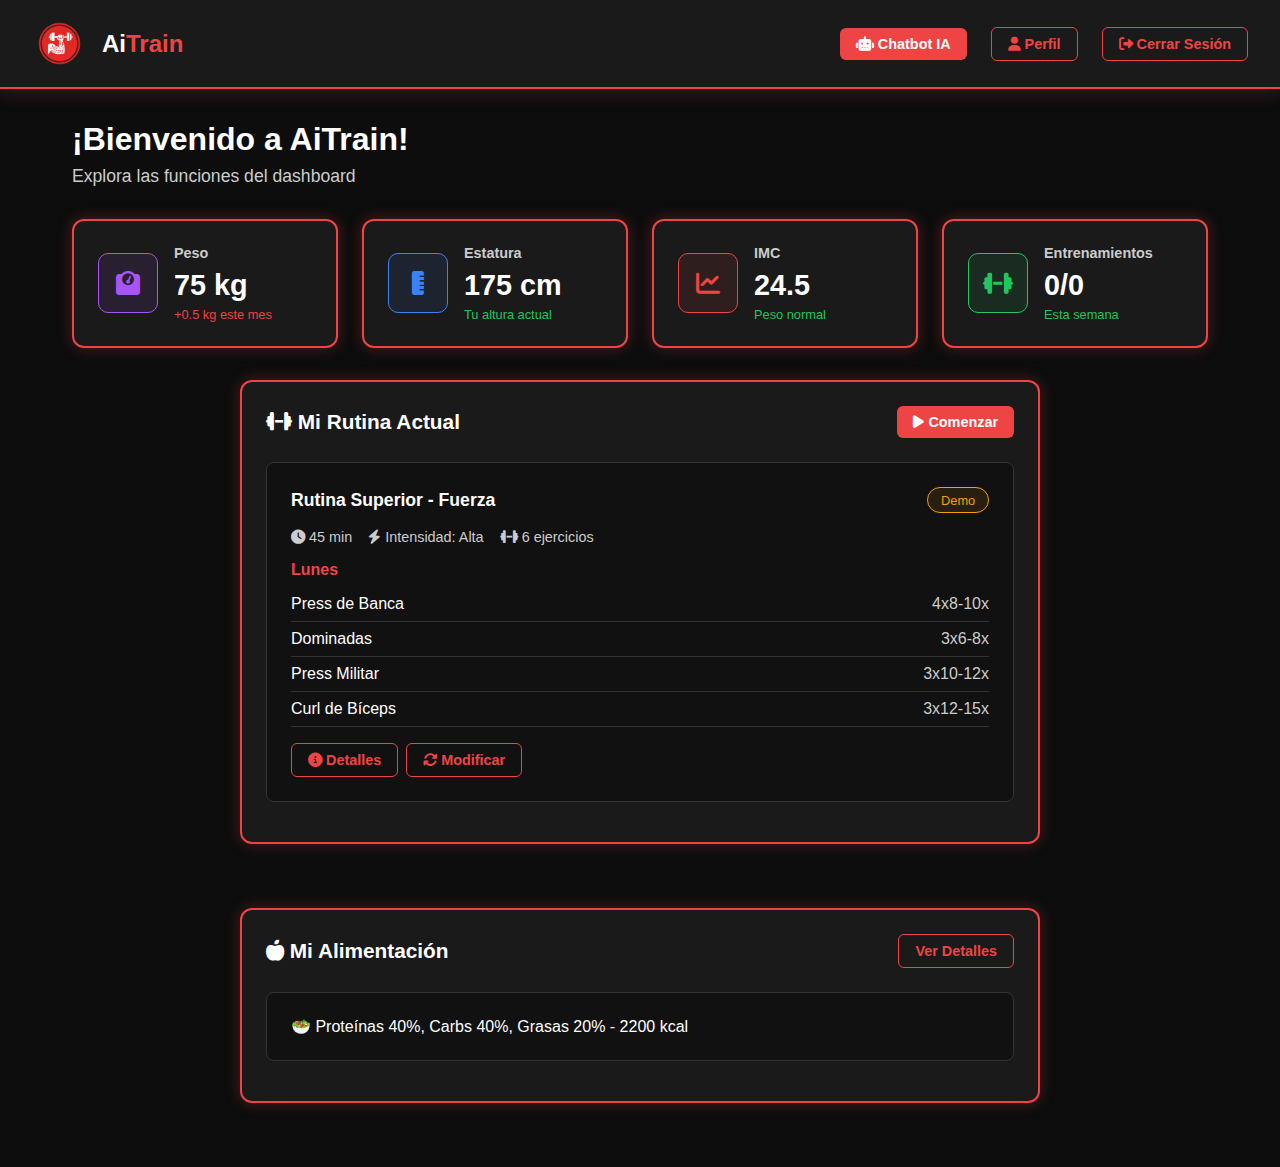
<file: aitrain-front/dashboard_usuario.html>
<!DOCTYPE html>
<html lang="es">
<head>
    <meta charset="UTF-8">
    <meta name="viewport" content="width=device-width, initial-scale=1.0">
    <title>Mi Dashboard - AiTrain</title>
    <link rel="stylesheet" href="https://cdnjs.cloudflare.com/ajax/libs/font-awesome/6.4.0/css/all.min.css">
    <style>
        * {
            margin: 0;
            padding: 0;
            box-sizing: border-box;
            font-family: 'Segoe UI', Tahoma, Geneva, Verdana, sans-serif;
        }
        
        body {
            background-color: #0d0d0d;
            color: #fff;
        }
        
        /* Header Styles */
        .dashboard-header {
            background-color: #1a1a1a;
            color: #fff;
            padding: 1rem 2rem;
            display: flex;
            justify-content: space-between;
            align-items: center;
            border-bottom: 2px solid #ef4444;
            box-shadow: 0 0 20px rgba(239, 68, 68, 0.3);
        }
        
        .logo {
            display: flex;
            align-items: center;
            gap: 15px;
        }
        
        .logo img {
            width: 55px;
            height: auto;
        }
        
        .logo-text {
            font-size: 1.5rem;
            font-weight: 700;
        }
        
        .logo-text span {
            color: #ef4444;
        }
        
        .user-menu {
            display: flex;
            align-items: center;
            gap: 1.5rem;
        }
        
        .btn {
            padding: 0.5rem 1rem;
            border-radius: 6px;
            font-weight: 600;
            cursor: pointer;
            transition: all 0.3s;
            text-decoration: none;
            display: inline-block;
            border: none;
            font-size: 0.9rem;
        }
        
        .btn-primary {
            background-color: #ef4444;
            color: #fff;
        }
        
        .btn-primary:hover {
            background-color: #dc2626;
            transform: scale(1.05);
        }
        
        .btn-outline {
            border: 1px solid #ef4444;
            color: #ef4444;
            background: transparent;
        }
        
        .btn-outline:hover {
            background-color: #ef4444;
            color: #fff;
        }
        
        /* Main Content */
        .dashboard-main {
            padding: 2rem;
            max-width: 1200px;
            margin: 0 auto;
        }
        
        .welcome-section {
            margin-bottom: 2rem;
        }
        
        .welcome-section h1 {
            font-size: 2rem;
            margin-bottom: 0.5rem;
            color: #fff;
        }
        
        .welcome-section p {
            color: #ccc;
            font-size: 1.1rem;
        }
        
        /* Stats Grid */
        .stats-grid {
            display: grid;
            grid-template-columns: repeat(auto-fit, minmax(250px, 1fr));
            gap: 1.5rem;
            margin-bottom: 2rem;
        }
        
        .stat-card {
            background-color: #1a1a1a;
            border: 2px solid #ef4444;
            border-radius: 12px;
            padding: 1.5rem;
            box-shadow: 0 0 15px rgba(239, 68, 68, 0.3);
            display: flex;
            align-items: center;
            gap: 1rem;
            transition: 0.3s;
        }
        
        .stat-card:hover {
            transform: translateY(-5px);
            box-shadow: 0 0 25px rgba(239, 68, 68, 0.5);
        }
        
        .stat-icon {
            width: 60px;
            height: 60px;
            border-radius: 10px;
            display: flex;
            justify-content: center;
            align-items: center;
            font-size: 1.5rem;
        }
        
        .icon-calories {
            background-color: rgba(239, 68, 68, 0.1);
            color: #ef4444;
            border: 1px solid #ef4444;
        }
        
        .icon-workouts {
            background-color: rgba(34, 197, 94, 0.1);
            color: #22c55e;
            border: 1px solid #22c55e;
        }
        
        .icon-streak {
            background-color: rgba(59, 130, 246, 0.1);
            color: #3b82f6;
            border: 1px solid #3b82f6;
        }
        
        .icon-weight {
            background-color: rgba(168, 85, 247, 0.1);
            color: #a855f7;
            border: 1px solid #a855f7;
        }
        
        .stat-info h3 {
            font-size: 0.9rem;
            color: #ccc;
            margin-bottom: 0.5rem;
        }
        
        .stat-value {
            font-size: 1.8rem;
            font-weight: bold;
            color: #fff;
        }
        
        .stat-change {
            font-size: 0.8rem;
            color: #22c55e;
            margin-top: 0.3rem;
        }
        
        .stat-change.negative {
            color: #ef4444;
        }
        
        /* Workout Section */
        .workout-section {
            background-color: #1a1a1a;
            border: 2px solid #ef4444;
            border-radius: 12px;
            padding: 1.5rem;
            box-shadow: 0 0 15px rgba(239, 68, 68, 0.3);
            margin-bottom: 2rem;
        }
        
        .section-header {
            display: flex;
            justify-content: space-between;
            align-items: center;
            margin-bottom: 1.5rem;
        }
        
        .section-title {
            font-size: 1.3rem;
            font-weight: 600;
            color: #fff;
        }
        
        .workout-card {
            background-color: #111;
            border: 1px solid #333;
            border-radius: 8px;
            padding: 1.5rem;
            margin-bottom: 1rem;
        }
        
        .workout-header {
            display: flex;
            justify-content: space-between;
            align-items: center;
            margin-bottom: 1rem;
        }
        
        .workout-title {
            font-size: 1.1rem;
            font-weight: 600;
            color: #fff;
        }
        
        .workout-status {
            padding: 0.3rem 0.8rem;
            border-radius: 20px;
            font-size: 0.8rem;
            font-weight: 500;
        }
        
        .status-pending {
            background-color: rgba(245, 158, 11, 0.1);
            color: #f59e0b;
            border: 1px solid #f59e0b;
        }
        
        .status-completed {
            background-color: rgba(34, 197, 94, 0.1);
            color: #22c55e;
            border: 1px solid #22c55e;
        }
        
        .workout-meta {
            display: flex;
            gap: 1rem;
            color: #ccc;
            font-size: 0.9rem;
            margin-bottom: 1rem;
        }
        
        .workout-exercises {
            margin-bottom: 1rem;
        }
        
        .exercise-item {
            display: flex;
            justify-content: space-between;
            padding: 0.5rem 0;
            border-bottom: 1px solid #333;
        }
        
        .exercise-name {
            font-weight: 500;
            color: #fff;
        }
        
        .exercise-sets {
            color: #ccc;
        }
        
        .workout-actions {
            display: flex;
            gap: 0.5rem;
        }
        
        /* Content Layout */
        .content-sections {
            display: grid;
            grid-template-columns: 1fr;
            gap: 2rem;
            max-width: 800px;
            margin: 0 auto;
        }
        
        /* Responsive Styles */
        @media (max-width: 768px) {
            .stats-grid {
                grid-template-columns: 1fr;
            }
            
            .dashboard-header {
                padding: 1rem;
            }
        }
    </style>
</head>
<body>
    <!-- Header -->
    <header class="dashboard-header">
        <div class="logo">
            <img src="brazo.png" alt="AiTrain Logo">
            <div class="logo-text">Ai<span>Train</span></div>
        </div>
        
        <div class="user-menu">
            <a href="chat.html" class="btn btn-primary">
                <i class="fas fa-robot"></i> Chatbot IA
            </a>
            <a href="perfil.html" class="btn btn-outline">
                <i class="fas fa-user"></i> Perfil
            </a>
            <button class="btn btn-outline" onclick="cerrarSesion()">
                <i class="fas fa-sign-out-alt"></i> Cerrar Sesión
            </button>
        </div>
    </header>

    <!-- Main Content -->
    <main class="dashboard-main">
        <!-- Welcome Section -->
        <section class="welcome-section">
            <h1 id="welcomeTitle">¡Bienvenido de nuevo!</h1>
            <p id="welcomeSubtitle">Tu rutina de hoy está lista. ¿Preparado para entrenar?</p>
        </section>

        <!-- STATS DEL USUARIO -->
        <div class="stats-grid">
            <!-- Peso -->
            <div class="stat-card">
                <div class="stat-icon icon-weight">
                    <i class="fas fa-weight"></i>
                </div>
                <div class="stat-info">
                    <h3>Peso</h3>
                    <div class="stat-value" id="valorPeso">0 kg</div>
                    <div class="stat-change" id="cambioPeso">Cargando...</div>
                </div>
            </div>

            <!-- Estatura -->
            <div class="stat-card">
                <div class="stat-icon icon-streak">
                    <i class="fas fa-ruler-vertical"></i>
                </div>
                <div class="stat-info">
                    <h3>Estatura</h3>
                    <div class="stat-value" id="valorEstatura">0 cm</div>
                    <div class="stat-change">Tu altura actual</div>
                </div>
            </div>

            <!-- IMC -->
            <div class="stat-card">
                <div class="stat-icon icon-calories">
                    <i class="fas fa-chart-line"></i>
                </div>
                <div class="stat-info">
                    <h3>IMC</h3>
                    <div class="stat-value" id="valorIMC">0</div>
                    <div class="stat-change" id="categoriaIMC">Cargando...</div>
                </div>
            </div>

            <!-- Entrenamientos -->
            <div class="stat-card">
                <div class="stat-icon icon-workouts">
                    <i class="fas fa-dumbbell"></i>
                </div>
                <div class="stat-info">
                    <h3>Entrenamientos</h3>
                    <div class="stat-value" id="valorEntrenamientos">0/0</div>
                    <div class="stat-change">Esta semana</div>
                </div>
            </div>
        </div>

        <!-- Main Content Sections -->
        <div class="content-sections">
            <!-- MI RUTINA -->
            <section class="workout-section">
                <div class="section-header">
                    <h2 class="section-title"><i class="fas fa-dumbbell"></i> Mi Rutina Actual</h2>
                    <button class="btn btn-primary">
                        <i class="fas fa-play"></i> Comenzar
                    </button>
                </div>
                
                <div class="workout-card">
                    <div class="workout-header">
                        <h3 class="workout-title" id="rutinaTitulo">Rutina Personalizada</h3>
                        <span class="workout-status status-pending" id="rutinaEstado">Pendiente</span>
                    </div>
                    <div class="workout-meta">
                        <span><i class="fas fa-clock"></i> <span id="rutinaDuracion">45 min</span></span>
                        <span><i class="fas fa-bolt"></i> Intensidad: <span id="rutinaIntensidad">Media</span></span>
                        <span><i class="fas fa-dumbbell"></i> <span id="rutinaEjercicios">6 ejercicios</span></span>
                    </div>
                    <div class="workout-exercises" id="rutinaEjerciciosLista">
                        <!-- Los ejercicios se cargarán aquí dinámicamente -->
                    </div>
                    <div class="workout-actions">
                        <button class="btn btn-outline">
                            <i class="fas fa-info-circle"></i> Detalles
                        </button>
                        <button class="btn btn-outline">
                            <i class="fas fa-sync-alt"></i> Modificar
                        </button>
                    </div>
                </div>
            </section>

            <!-- MI ALIMENTACIÓN -->
            <section class="workout-section">
                <div class="section-header">
                    <h2 class="section-title"><i class="fas fa-apple-alt"></i> Mi Alimentación</h2>
                    <button class="btn btn-outline">
                        Ver Detalles
                    </button>
                </div>
                <div class="workout-card">
                    <p id="alimentacionText">Todavía no se ha generado tu alimentación. Solicítala al chatbot.</p>
                </div>
            </section>
        </div>
    </main>

    <script>
 // =====================================
    // CARGAR VALORACIÓN DEL USUARIO
    // =====================================
    async function cargarValoracion() {
        const email = localStorage.getItem("aitrain_user");
        
        if(!email) {
            mostrarDatosEjemplo();
            actualizarInterfazUsuario(null);
            return;
        }

        try {
            const res = await fetch(`http://localhost:8080/api/aitrain/valoracion/buscar/${email}`);
            if(!res.ok) {
                mostrarDatosEjemplo();
                actualizarInterfazUsuario(email);
                return;
            }
            const data = await res.json();
            const v = data.valoracion;

            mostrarDatosReales(v.pesoKg, v.estaturaCm, v.imc);
            actualizarInterfazUsuario(email);

        } catch (e) {
            console.error("Error cargando valoración.");
            mostrarDatosEjemplo();
            actualizarInterfazUsuario(email);
        }
    }

    // =====================================
    // MOSTRAR DATOS DE EJEMPLO
    // =====================================
    function mostrarDatosEjemplo() {
        document.getElementById("valorPeso").innerText = "75 kg";
        document.getElementById("cambioPeso").innerText = "+0.5 kg este mes";
        document.getElementById("cambioPeso").className = "stat-change negative";

        document.getElementById("valorEstatura").innerText = "175 cm";

        document.getElementById("valorIMC").innerText = "24.5";
        document.getElementById("categoriaIMC").innerText = "Peso normal";
        document.getElementById("categoriaIMC").className = "stat-change";

        document.getElementById("valorEntrenamientos").innerText = "3/5";

        document.getElementById("rutinaTitulo").innerText = "Rutina Superior - Fuerza";
        document.getElementById("rutinaDuracion").innerText = "45 min";
        document.getElementById("rutinaIntensidad").innerText = "Alta";
        document.getElementById("rutinaEjercicios").innerText = "6 ejercicios";
        
        const ejerciciosEjemplo = [
            { nombre: "Press de Banca", series: "4x8-10" },
            { nombre: "Dominadas", series: "3x6-8" },
            { nombre: "Press Militar", series: "3x10-12" },
            { nombre: "Curl de Bíceps", series: "3x12-15" }
        ];
        
        mostrarEjercicios([{ nombreDia: "Lunes", ejercicios: ejerciciosEjemplo }]);

        document.getElementById("alimentacionText").innerText = "🥗 Proteínas 40%, Carbs 40%, Grasas 20% - 2200 kcal";
    }

    // =====================================
    // MOSTRAR DATOS REALES
    // =====================================
    function mostrarDatosReales(peso, estatura, imc) {
        document.getElementById("valorPeso").innerText = peso + " kg";
        document.getElementById("valorEstatura").innerText = estatura + " cm";
        document.getElementById("valorIMC").innerText = imc.toFixed(1);
        
        let categoria = "";
        let clase = "stat-change";
        if(imc < 18.5) {
            categoria = "Bajo peso";
            clase = "stat-change negative";
        } else if(imc < 25) {
            categoria = "Peso normal";
        } else if(imc < 30) {
            categoria = "Sobrepeso";
            clase = "stat-change negative";
        } else {
            categoria = "Obesidad";
            clase = "stat-change negative";
        }
        
        document.getElementById("categoriaIMC").innerText = categoria;
        document.getElementById("categoriaIMC").className = clase;

        document.getElementById("alimentacionText").innerText = "🥗 Plan nutricional personalizado basado en tus métricas";
    }

    // =====================================
    // MOSTRAR EJERCICIOS AGRUPADOS POR DÍA
    // =====================================
    function mostrarEjercicios(ejerciciosPorDia) {
        const container = document.getElementById("rutinaEjerciciosLista");
        container.innerHTML = "";

        ejerciciosPorDia.forEach(dia => {
            const diaContainer = document.createElement('div');
            diaContainer.style.marginBottom = '1rem';

            const diaTitulo = document.createElement('h4');
            diaTitulo.innerText = dia.nombreDia;
            diaTitulo.style.color = '#ef4444';
            diaTitulo.style.marginBottom = '0.5rem';
            diaContainer.appendChild(diaTitulo);

            dia.ejercicios.forEach(ej => {
                const exerciseItem = document.createElement('div');
                exerciseItem.className = 'exercise-item';
                exerciseItem.innerHTML = `
                    <span class="exercise-name">${ej.nombre}</span>
                    <span class="exercise-sets">${ej.series}x${ej.repeticiones || ''}</span>
                `;
                diaContainer.appendChild(exerciseItem);
            });

            container.appendChild(diaContainer);
        });
    }

    // =====================================
    // ACTUALIZAR INTERFAZ SEGÚN USUARIO
    // =====================================
    function actualizarInterfazUsuario(email) {
        if (email) {
            const userName = email.split('@')[0];
            const nombreMostrar = userName.charAt(0).toUpperCase() + userName.slice(1);
            document.getElementById("welcomeTitle").textContent = `¡Bienvenido de nuevo, ${nombreMostrar}!`;
            document.getElementById("welcomeSubtitle").textContent = "Tu rutina personalizada está lista";
            document.getElementById("valorEntrenamientos").textContent = "4/5";
        } else {
            document.getElementById("welcomeTitle").textContent = "¡Bienvenido a AiTrain!";
            document.getElementById("welcomeSubtitle").textContent = "Explora las funciones del dashboard";
            document.getElementById("valorEntrenamientos").textContent = "0/0";
            document.getElementById("rutinaEstado").textContent = "Demo";
        }
    }

    // =====================================
    // CARGAR RUTINA Y PLAN ALIMENTICIO DEL USUARIO
    // =====================================
    async function cargarRutinaYPlan() {
        const email = localStorage.getItem("aitrain_user");
        if (!email) return;

        try {
            // ===== RUTINA =====
            const resRutina = await fetch(`http://localhost:8081/api/aitrain/rutinas/usuario/${email}`);
            if (resRutina.ok) {
                const dataRutina = await resRutina.json();
                if (dataRutina && dataRutina.length > 0) {
                    const ultimaRutina = dataRutina[dataRutina.length - 1];

                    document.getElementById("rutinaTitulo").innerText = ultimaRutina.nombre || "Rutina Personalizada";
                    document.getElementById("rutinaEstado").innerText = "Pendiente";
                    document.getElementById("rutinaDuracion").innerText = `${ultimaRutina.duracionSemanas*45} min`;
                    document.getElementById("rutinaIntensidad").innerText = "Media";
                    document.getElementById("rutinaEjercicios").innerText = `${ultimaRutina.dias.reduce((acc,d)=>acc+d.ejercicios.length,0)} ejercicios`;

                    // Agrupar ejercicios por día
                    const ejerciciosPorDia = ultimaRutina.dias.map(dia => ({
                        nombreDia: dia.nombreDia,
                        ejercicios: dia.ejercicios.map(ej => ({
                            nombre: ej.nombre,
                            series: ej.series,
                            repeticiones: ej.repeticiones
                        }))
                    }));
                    mostrarEjercicios(ejerciciosPorDia);
                }
            }

            // ===== PLAN ALIMENTICIO =====
            const resPlan = await fetch(`http://localhost:8082/api/aitrain/nutricion/usuario/${email}`);
            if (resPlan.ok) {
                const dataPlan = await resPlan.json();
                if (dataPlan && dataPlan.length > 0) {
                    const ultimoPlan = dataPlan[dataPlan.length - 1];
                    let textoPlan = '';
                    ultimoPlan.dias.forEach(dia => {
                        textoPlan += `📅 ${dia.nombreDia}:\n`;
                        dia.comidas.forEach(c => {
                            textoPlan += `- ${c.nombre}: ${c.descripcion} (${c.calorias} kcal)\n`;
                        });
                        textoPlan += '\n';
                    });
                    document.getElementById("alimentacionText").innerText = textoPlan.trim();
                }
            }

        } catch (error) {
            console.error("Error cargando rutina o plan:", error);
        }
    }

    // Cargar datos al iniciar
    document.addEventListener('DOMContentLoaded', function() {
        cargarValoracion();
        cargarRutinaYPlan();
    });

    // =====================================
    // CERRAR SESIÓN
    // =====================================
    function cerrarSesion() {
        const isLoggedIn = localStorage.getItem("aitrain_logged");
        
        if (isLoggedIn) {
            localStorage.removeItem("aitrain_logged");
            localStorage.removeItem("aitrain_user");
            localStorage.removeItem("aitrain_tipo");
            window.location.href = "login.html";
        } else {
            window.location.href = "login.html";
        }
    }

    </script>
</body>
</html>
</file>
